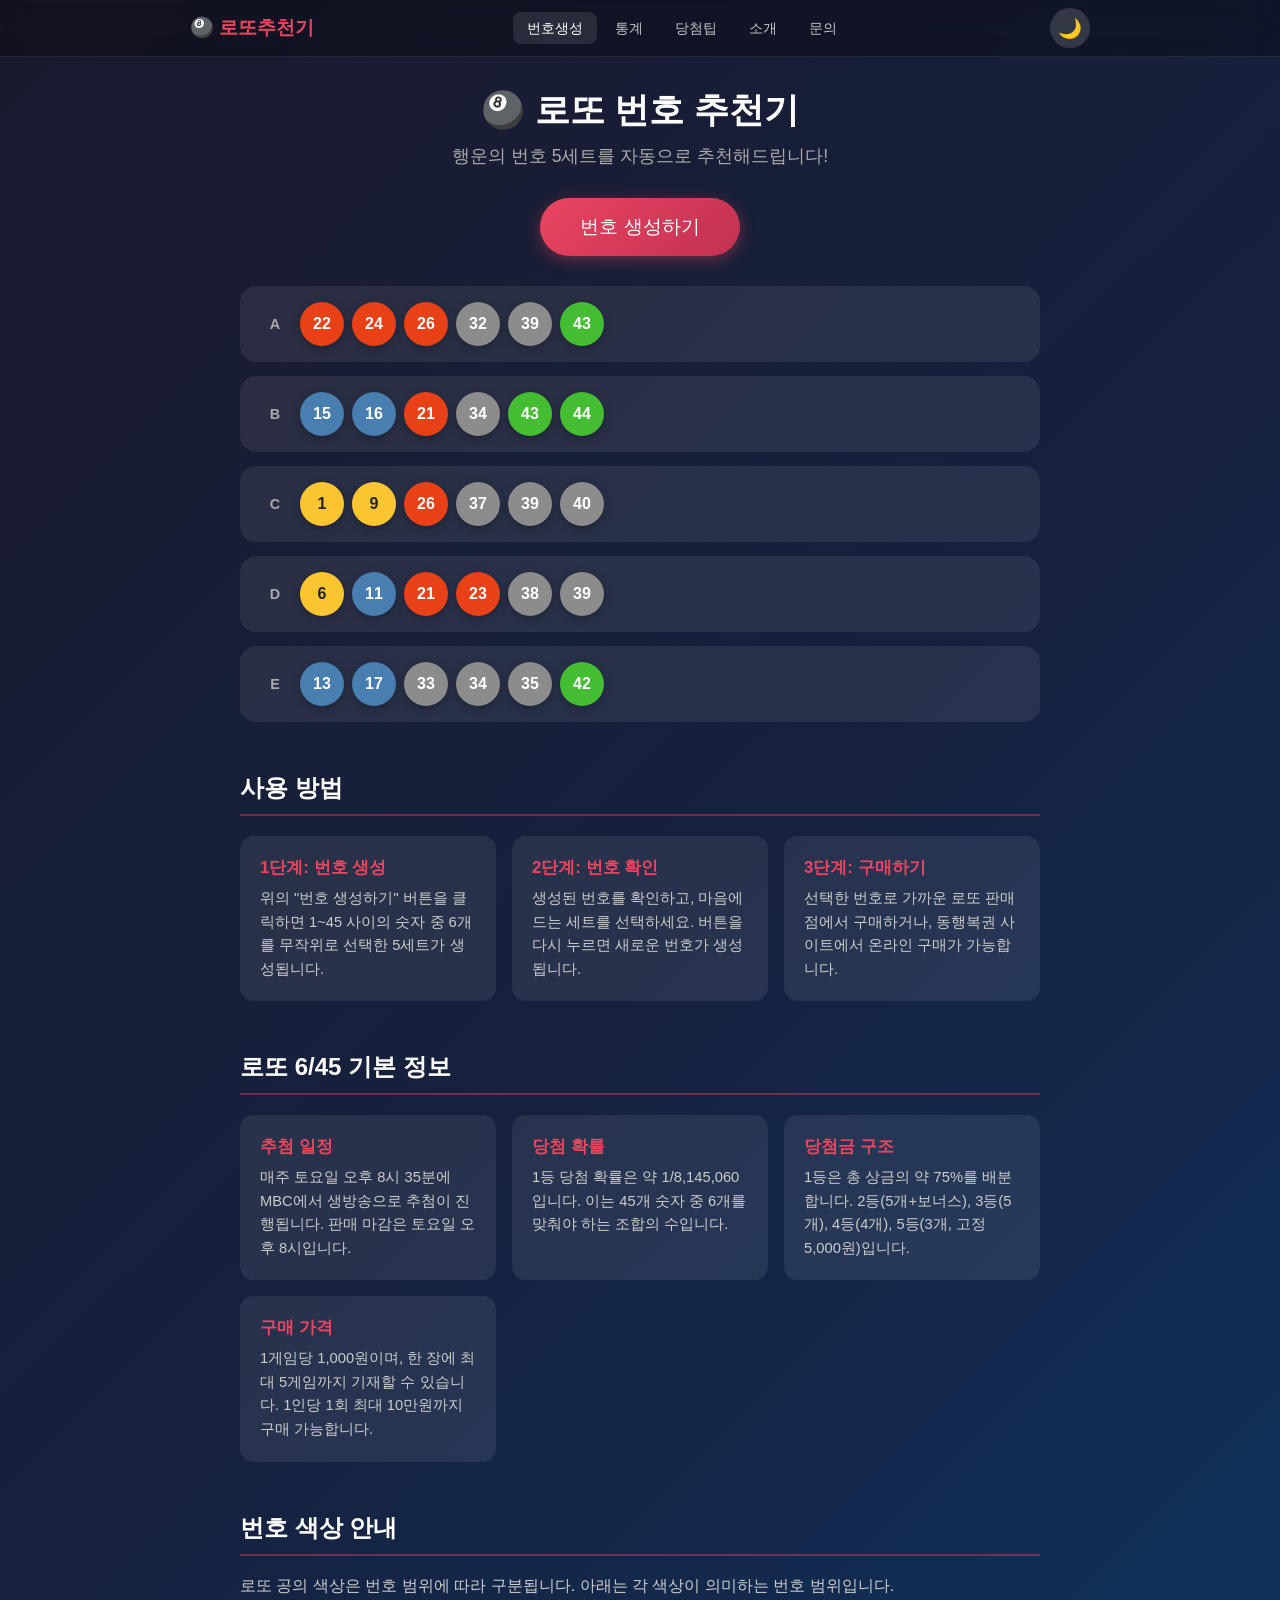
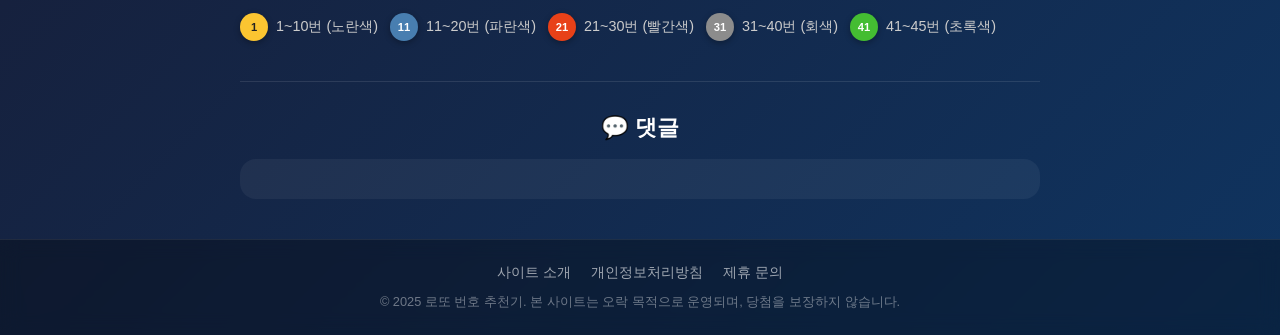
<file: index.html>
<!doctype html>
<html lang="ko">
<head>
  <!-- Google tag (gtag.js) -->
  <script async src="https://www.googletagmanager.com/gtag/js?id=G-TFFYRJJHMG"></script>
  <script>
    window.dataLayer = window.dataLayer || [];
    function gtag(){dataLayer.push(arguments);}
    gtag('js', new Date());
    gtag('config', 'G-TFFYRJJHMG');
  </script>
  <meta charset="UTF-8" />
  <meta name="viewport" content="width=device-width, initial-scale=1.0" />
  <meta name="google-adsense-account" content="ca-pub-8860670766512405">
  <title>로또 번호 추천기 - 무료 로또 6/45 번호 생성기</title>
  <meta name="description" content="로또 6/45 번호를 무료로 자동 생성해드립니다. 랜덤 번호 추천, 당첨 확률 정보, 번호 선택 전략까지 한곳에서 확인하세요.">
  <meta name="keywords" content="로또, 로또번호, 로또번호추천, 로또생성기, 6/45, 로또당첨, 번호추천">
  <meta property="og:title" content="로또 번호 추천기 - 무료 로또 6/45 번호 생성기">
  <meta property="og:description" content="행운의 로또 번호 5세트를 자동으로 추천해드립니다. 번호 통계와 당첨 팁도 함께 확인하세요.">
  <meta property="og:type" content="website">
  <link href='/style.css' rel='stylesheet'>
  <script async src="https://pagead2.googlesyndication.com/pagead/js/adsbygoogle.js?client=ca-pub-8860670766512405"
     crossorigin="anonymous"></script>
</head>
<body>
  <!-- Navigation -->
  <nav class="nav">
    <div class="nav-inner">
      <a href="/index.html" class="nav-logo">🎱 로또추천기</a>
      <button class="nav-hamburger" onclick="toggleNav()" aria-label="메뉴">☰</button>
      <ul class="nav-links">
        <li><a href="/index.html" class="active">번호생성</a></li>
        <li><a href="/stats.html">통계</a></li>
        <li><a href="/tips.html">당첨팁</a></li>
        <li><a href="/about.html">소개</a></li>
        <li><a href="/contact.html">문의</a></li>
      </ul>
      <div class="nav-right">
        <button id="themeToggle" onclick="toggleTheme()" aria-label="테마 전환">🌙</button>
      </div>
    </div>
  </nav>

  <!-- Main Content -->
  <div class="main-content">
    <div class="container">
      <h1>🎱 로또 번호 추천기</h1>
      <p class="subtitle">행운의 번호 5세트를 자동으로 추천해드립니다!</p>

      <button id="generateBtn" onclick="generateLotto()">번호 생성하기</button>
      <div id="results"></div>

      <!-- How to Use -->
      <div class="info-section">
        <h2>사용 방법</h2>
        <div class="info-grid">
          <div class="info-card">
            <h3>1단계: 번호 생성</h3>
            <p>위의 "번호 생성하기" 버튼을 클릭하면 1~45 사이의 숫자 중 6개를 무작위로 선택한 5세트가 생성됩니다.</p>
          </div>
          <div class="info-card">
            <h3>2단계: 번호 확인</h3>
            <p>생성된 번호를 확인하고, 마음에 드는 세트를 선택하세요. 버튼을 다시 누르면 새로운 번호가 생성됩니다.</p>
          </div>
          <div class="info-card">
            <h3>3단계: 구매하기</h3>
            <p>선택한 번호로 가까운 로또 판매점에서 구매하거나, 동행복권 사이트에서 온라인 구매가 가능합니다.</p>
          </div>
        </div>
      </div>

      <!-- Lotto Basic Info -->
      <div class="info-section">
        <h2>로또 6/45 기본 정보</h2>
        <div class="info-grid">
          <div class="info-card">
            <h3>추첨 일정</h3>
            <p>매주 토요일 오후 8시 35분에 MBC에서 생방송으로 추첨이 진행됩니다. 판매 마감은 토요일 오후 8시입니다.</p>
          </div>
          <div class="info-card">
            <h3>당첨 확률</h3>
            <p>1등 당첨 확률은 약 1/8,145,060입니다. 이는 45개 숫자 중 6개를 맞춰야 하는 조합의 수입니다.</p>
          </div>
          <div class="info-card">
            <h3>당첨금 구조</h3>
            <p>1등은 총 상금의 약 75%를 배분합니다. 2등(5개+보너스), 3등(5개), 4등(4개), 5등(3개, 고정 5,000원)입니다.</p>
          </div>
          <div class="info-card">
            <h3>구매 가격</h3>
            <p>1게임당 1,000원이며, 한 장에 최대 5게임까지 기재할 수 있습니다. 1인당 1회 최대 10만원까지 구매 가능합니다.</p>
          </div>
        </div>
      </div>

      <!-- Color Guide -->
      <div class="info-section">
        <h2>번호 색상 안내</h2>
        <p style="margin-bottom:16px;color:#ccc;">로또 공의 색상은 번호 범위에 따라 구분됩니다. 아래는 각 색상이 의미하는 번호 범위입니다.</p>
        <div class="color-guide">
          <div class="color-item">
            <span class="color-dot" style="background:#fbc531;color:#222;">1</span>
            <span>1~10번 (노란색)</span>
          </div>
          <div class="color-item">
            <span class="color-dot" style="background:#487eb0;">11</span>
            <span>11~20번 (파란색)</span>
          </div>
          <div class="color-item">
            <span class="color-dot" style="background:#e84118;">21</span>
            <span>21~30번 (빨간색)</span>
          </div>
          <div class="color-item">
            <span class="color-dot" style="background:#8c8c8c;">31</span>
            <span>31~40번 (회색)</span>
          </div>
          <div class="color-item">
            <span class="color-dot" style="background:#44bd32;">41</span>
            <span>41~45번 (초록색)</span>
          </div>
        </div>
      </div>

      <!-- Disqus Comments -->
      <div class="disqus-section">
        <h2>💬 댓글</h2>
        <div id="disqus_thread"></div>
      </div>
    </div>
  </div>

  <!-- Footer -->
  <footer class="footer">
    <div class="footer-links">
      <a href="/about.html">사이트 소개</a>
      <a href="/privacy.html">개인정보처리방침</a>
      <a href="/contact.html">제휴 문의</a>
    </div>
    <p class="footer-copy">&copy; 2025 로또 번호 추천기. 본 사이트는 오락 목적으로 운영되며, 당첨을 보장하지 않습니다.</p>
  </footer>

  <script>
    (function() {
      var d = document, s = d.createElement('script');
      s.src = 'https://roddo-beonho-cuceongi.disqus.com/embed.js';
      s.setAttribute('data-timestamp', +new Date());
      (d.head || d.body).appendChild(s);
    })();
  </script>
  <noscript>Please enable JavaScript to view the <a href="https://disqus.com/?ref_noscript">comments powered by Disqus.</a></noscript>
  <script defer type="text/javascript" src="/main.js"></script>
</body>
</html>
</file>
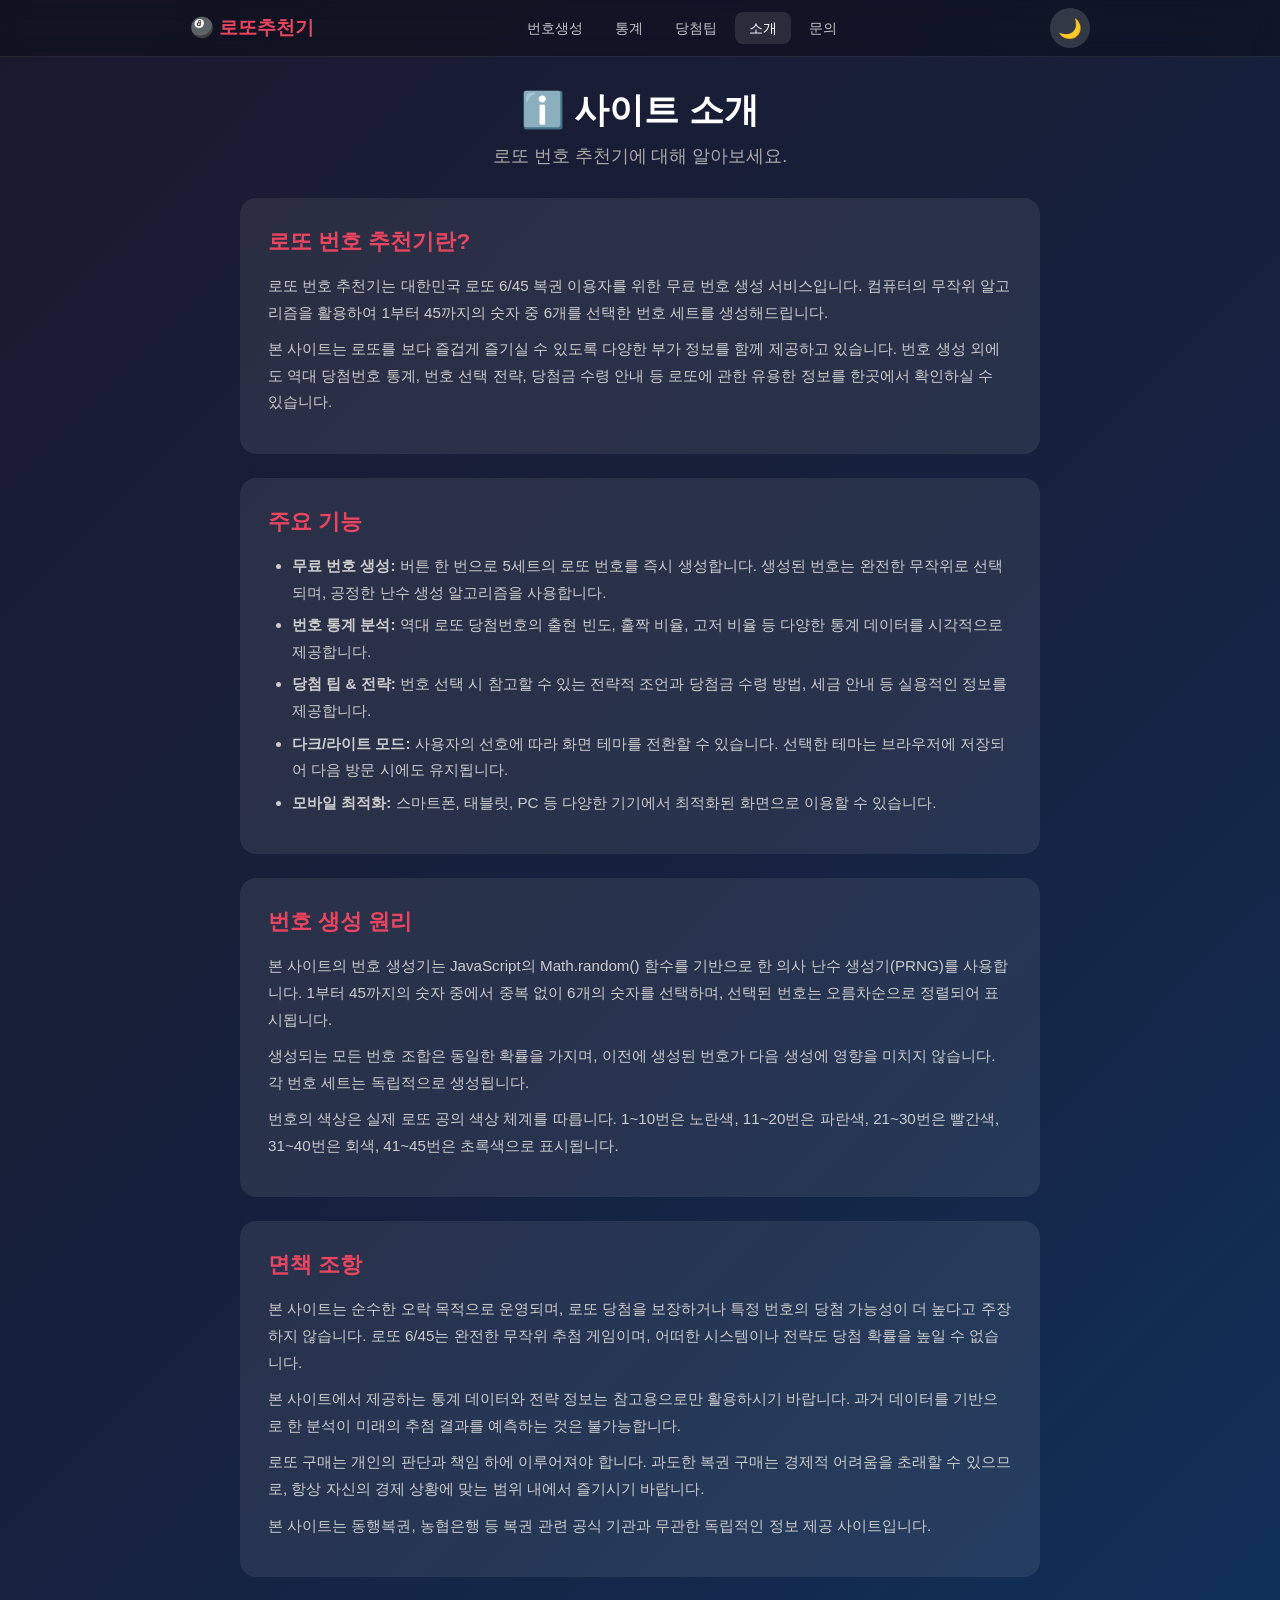
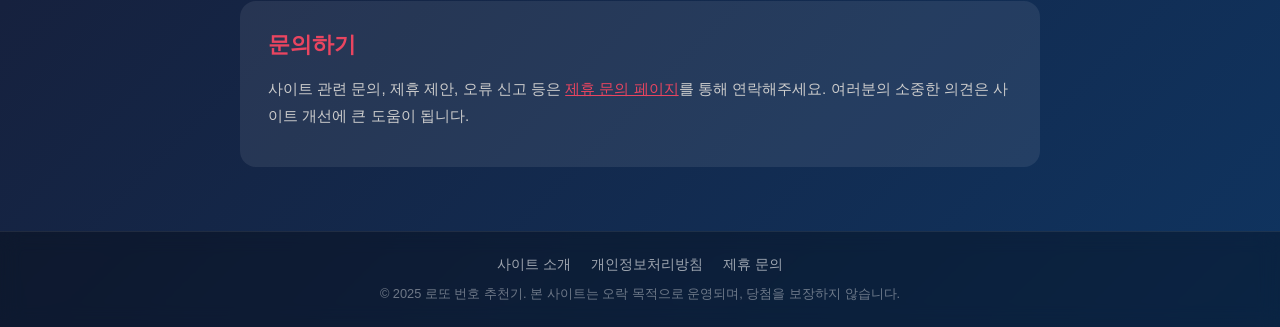
<file: about.html>
<!doctype html>
<html lang="ko">
<head>
  <!-- Google tag (gtag.js) -->
  <script async src="https://www.googletagmanager.com/gtag/js?id=G-TFFYRJJHMG"></script>
  <script>
    window.dataLayer = window.dataLayer || [];
    function gtag(){dataLayer.push(arguments);}
    gtag('js', new Date());
    gtag('config', 'G-TFFYRJJHMG');
  </script>
  <meta charset="UTF-8" />
  <meta name="viewport" content="width=device-width, initial-scale=1.0" />
  <meta name="google-adsense-account" content="ca-pub-8860670766512405">
  <title>사이트 소개 - 로또 번호 추천기</title>
  <meta name="description" content="로또 번호 추천기 사이트의 목적, 기능 소개 및 면책 조항을 확인하세요.">
  <meta name="keywords" content="로또 번호 추천기 소개, 로또 생성기, 사이트 정보">
  <meta property="og:title" content="사이트 소개 - 로또 번호 추천기">
  <meta property="og:description" content="로또 번호 추천기 사이트의 목적과 기능을 소개합니다.">
  <meta property="og:type" content="website">
  <link href='/style.css' rel='stylesheet'>
  <script async src="https://pagead2.googlesyndication.com/pagead/js/adsbygoogle.js?client=ca-pub-8860670766512405"
     crossorigin="anonymous"></script>
</head>
<body>
  <!-- Navigation -->
  <nav class="nav">
    <div class="nav-inner">
      <a href="/index.html" class="nav-logo">🎱 로또추천기</a>
      <button class="nav-hamburger" onclick="toggleNav()" aria-label="메뉴">☰</button>
      <ul class="nav-links">
        <li><a href="/index.html">번호생성</a></li>
        <li><a href="/stats.html">통계</a></li>
        <li><a href="/tips.html">당첨팁</a></li>
        <li><a href="/about.html" class="active">소개</a></li>
        <li><a href="/contact.html">문의</a></li>
      </ul>
      <div class="nav-right">
        <button id="themeToggle" onclick="toggleTheme()" aria-label="테마 전환">🌙</button>
      </div>
    </div>
  </nav>

  <!-- Main Content -->
  <div class="main-content">
    <div class="container">
      <h1>ℹ️ 사이트 소개</h1>
      <p class="subtitle">로또 번호 추천기에 대해 알아보세요.</p>

      <!-- About -->
      <div class="content-block">
        <h2>로또 번호 추천기란?</h2>
        <p>로또 번호 추천기는 대한민국 로또 6/45 복권 이용자를 위한 무료 번호 생성 서비스입니다. 컴퓨터의 무작위 알고리즘을 활용하여 1부터 45까지의 숫자 중 6개를 선택한 번호 세트를 생성해드립니다.</p>
        <p>본 사이트는 로또를 보다 즐겁게 즐기실 수 있도록 다양한 부가 정보를 함께 제공하고 있습니다. 번호 생성 외에도 역대 당첨번호 통계, 번호 선택 전략, 당첨금 수령 안내 등 로또에 관한 유용한 정보를 한곳에서 확인하실 수 있습니다.</p>
      </div>

      <!-- Features -->
      <div class="content-block">
        <h2>주요 기능</h2>
        <ul>
          <li><strong>무료 번호 생성:</strong> 버튼 한 번으로 5세트의 로또 번호를 즉시 생성합니다. 생성된 번호는 완전한 무작위로 선택되며, 공정한 난수 생성 알고리즘을 사용합니다.</li>
          <li><strong>번호 통계 분석:</strong> 역대 로또 당첨번호의 출현 빈도, 홀짝 비율, 고저 비율 등 다양한 통계 데이터를 시각적으로 제공합니다.</li>
          <li><strong>당첨 팁 & 전략:</strong> 번호 선택 시 참고할 수 있는 전략적 조언과 당첨금 수령 방법, 세금 안내 등 실용적인 정보를 제공합니다.</li>
          <li><strong>다크/라이트 모드:</strong> 사용자의 선호에 따라 화면 테마를 전환할 수 있습니다. 선택한 테마는 브라우저에 저장되어 다음 방문 시에도 유지됩니다.</li>
          <li><strong>모바일 최적화:</strong> 스마트폰, 태블릿, PC 등 다양한 기기에서 최적화된 화면으로 이용할 수 있습니다.</li>
        </ul>
      </div>

      <!-- How It Works -->
      <div class="content-block">
        <h2>번호 생성 원리</h2>
        <p>본 사이트의 번호 생성기는 JavaScript의 Math.random() 함수를 기반으로 한 의사 난수 생성기(PRNG)를 사용합니다. 1부터 45까지의 숫자 중에서 중복 없이 6개의 숫자를 선택하며, 선택된 번호는 오름차순으로 정렬되어 표시됩니다.</p>
        <p>생성되는 모든 번호 조합은 동일한 확률을 가지며, 이전에 생성된 번호가 다음 생성에 영향을 미치지 않습니다. 각 번호 세트는 독립적으로 생성됩니다.</p>
        <p>번호의 색상은 실제 로또 공의 색상 체계를 따릅니다. 1~10번은 노란색, 11~20번은 파란색, 21~30번은 빨간색, 31~40번은 회색, 41~45번은 초록색으로 표시됩니다.</p>
      </div>

      <!-- Disclaimer -->
      <div class="content-block">
        <h2>면책 조항</h2>
        <p>본 사이트는 순수한 오락 목적으로 운영되며, 로또 당첨을 보장하거나 특정 번호의 당첨 가능성이 더 높다고 주장하지 않습니다. 로또 6/45는 완전한 무작위 추첨 게임이며, 어떠한 시스템이나 전략도 당첨 확률을 높일 수 없습니다.</p>
        <p>본 사이트에서 제공하는 통계 데이터와 전략 정보는 참고용으로만 활용하시기 바랍니다. 과거 데이터를 기반으로 한 분석이 미래의 추첨 결과를 예측하는 것은 불가능합니다.</p>
        <p>로또 구매는 개인의 판단과 책임 하에 이루어져야 합니다. 과도한 복권 구매는 경제적 어려움을 초래할 수 있으므로, 항상 자신의 경제 상황에 맞는 범위 내에서 즐기시기 바랍니다.</p>
        <p>본 사이트는 동행복권, 농협은행 등 복권 관련 공식 기관과 무관한 독립적인 정보 제공 사이트입니다.</p>
      </div>

      <!-- Contact CTA -->
      <div class="content-block">
        <h2>문의하기</h2>
        <p>사이트 관련 문의, 제휴 제안, 오류 신고 등은 <a href="/contact.html" style="color:#e94560;">제휴 문의 페이지</a>를 통해 연락해주세요. 여러분의 소중한 의견은 사이트 개선에 큰 도움이 됩니다.</p>
      </div>
    </div>
  </div>

  <!-- Footer -->
  <footer class="footer">
    <div class="footer-links">
      <a href="/about.html">사이트 소개</a>
      <a href="/privacy.html">개인정보처리방침</a>
      <a href="/contact.html">제휴 문의</a>
    </div>
    <p class="footer-copy">&copy; 2025 로또 번호 추천기. 본 사이트는 오락 목적으로 운영되며, 당첨을 보장하지 않습니다.</p>
  </footer>

  <script defer type="text/javascript" src="/main.js"></script>
</body>
</html>
</file>
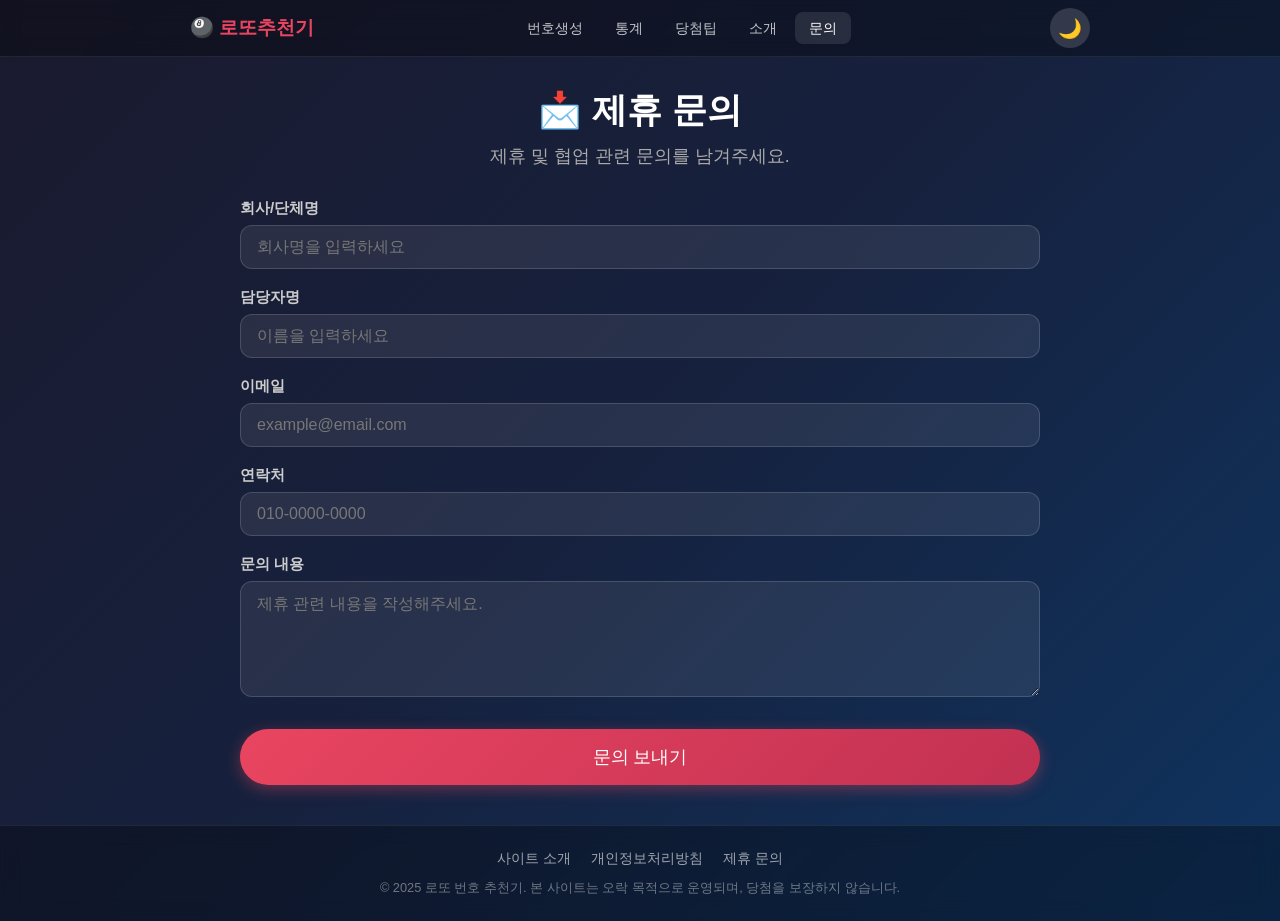
<file: contact.html>
<!doctype html>
<html lang="ko">
<head>
  <!-- Google tag (gtag.js) -->
  <script async src="https://www.googletagmanager.com/gtag/js?id=G-TFFYRJJHMG"></script>
  <script>
    window.dataLayer = window.dataLayer || [];
    function gtag(){dataLayer.push(arguments);}
    gtag('js', new Date());
    gtag('config', 'G-TFFYRJJHMG');
  </script>
  <meta charset="UTF-8" />
  <meta name="viewport" content="width=device-width, initial-scale=1.0" />
  <meta name="google-adsense-account" content="ca-pub-8860670766512405">
  <title>제휴 문의 - 로또 번호 추천기</title>
  <meta name="description" content="로또 번호 추천기에 제휴 및 협업 관련 문의를 남겨주세요.">
  <meta name="keywords" content="로또 제휴, 광고 문의, 협업">
  <meta property="og:title" content="제휴 문의 - 로또 번호 추천기">
  <meta property="og:description" content="제휴 및 협업 관련 문의를 남겨주세요.">
  <meta property="og:type" content="website">
  <link href='/style.css' rel='stylesheet'>
  <link href='/contact.css' rel='stylesheet'>
  <script async src="https://pagead2.googlesyndication.com/pagead/js/adsbygoogle.js?client=ca-pub-8860670766512405"
     crossorigin="anonymous"></script>
</head>
<body>
  <!-- Navigation -->
  <nav class="nav">
    <div class="nav-inner">
      <a href="/index.html" class="nav-logo">🎱 로또추천기</a>
      <button class="nav-hamburger" onclick="toggleNav()" aria-label="메뉴">☰</button>
      <ul class="nav-links">
        <li><a href="/index.html">번호생성</a></li>
        <li><a href="/stats.html">통계</a></li>
        <li><a href="/tips.html">당첨팁</a></li>
        <li><a href="/about.html">소개</a></li>
        <li><a href="/contact.html" class="active">문의</a></li>
      </ul>
      <div class="nav-right">
        <button id="themeToggle" onclick="toggleTheme()" aria-label="테마 전환">🌙</button>
      </div>
    </div>
  </nav>

  <!-- Main Content -->
  <div class="main-content">
    <div class="container">
      <h1>📩 제휴 문의</h1>
      <p class="subtitle">제휴 및 협업 관련 문의를 남겨주세요.</p>

      <form id="contactForm" action="https://formspree.io/f/mlgwndek" method="POST">
        <div class="form-group">
          <label for="company">회사/단체명</label>
          <input type="text" id="company" name="company" placeholder="회사명을 입력하세요" required>
        </div>
        <div class="form-group">
          <label for="name">담당자명</label>
          <input type="text" id="name" name="name" placeholder="이름을 입력하세요" required>
        </div>
        <div class="form-group">
          <label for="email">이메일</label>
          <input type="email" id="email" name="email" placeholder="example@email.com" required>
        </div>
        <div class="form-group">
          <label for="phone">연락처</label>
          <input type="tel" id="phone" name="phone" placeholder="010-0000-0000">
        </div>
        <div class="form-group">
          <label for="message">문의 내용</label>
          <textarea id="message" name="message" rows="5" placeholder="제휴 관련 내용을 작성해주세요." required></textarea>
        </div>
        <button type="submit" id="submitBtn">문의 보내기</button>
      </form>
    </div>
  </div>

  <!-- Footer -->
  <footer class="footer">
    <div class="footer-links">
      <a href="/about.html">사이트 소개</a>
      <a href="/privacy.html">개인정보처리방침</a>
      <a href="/contact.html">제휴 문의</a>
    </div>
    <p class="footer-copy">&copy; 2025 로또 번호 추천기. 본 사이트는 오락 목적으로 운영되며, 당첨을 보장하지 않습니다.</p>
  </footer>

  <script defer type="text/javascript" src="/main.js"></script>
</body>
</html>
</file>
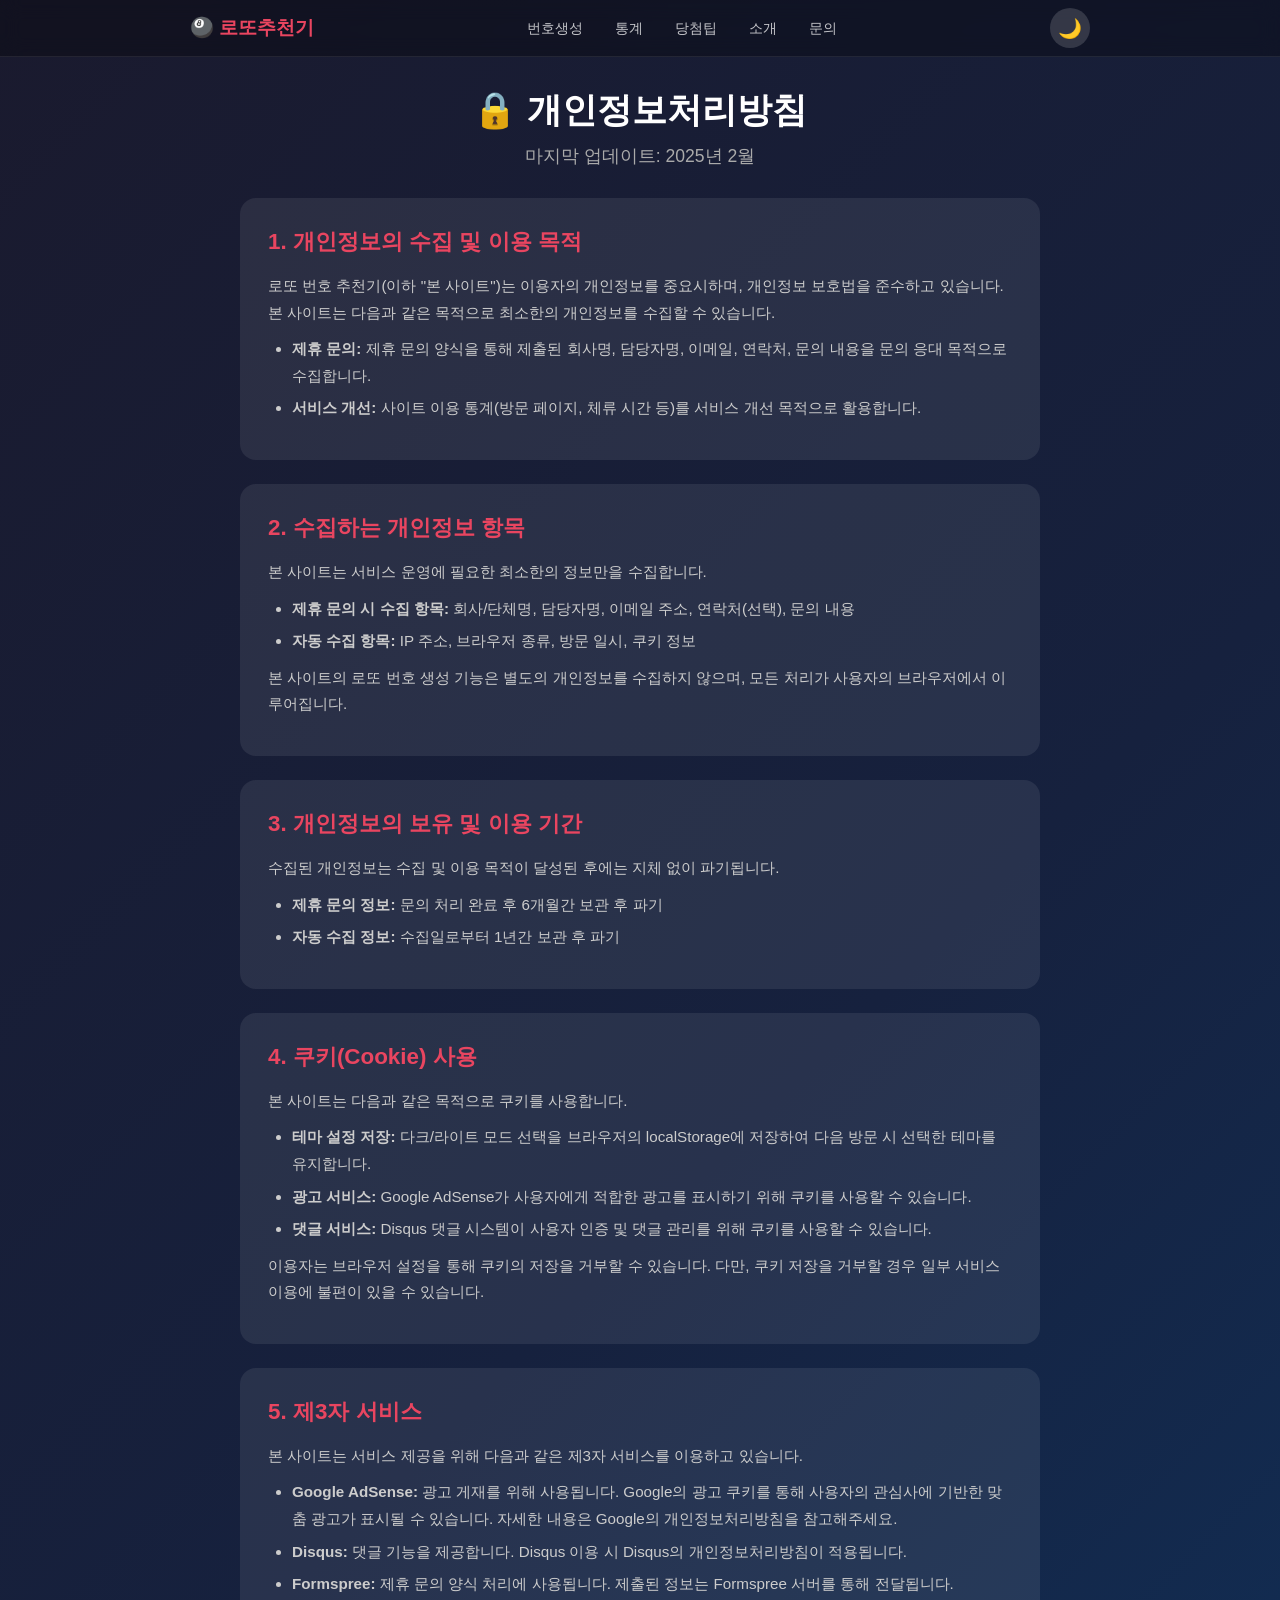
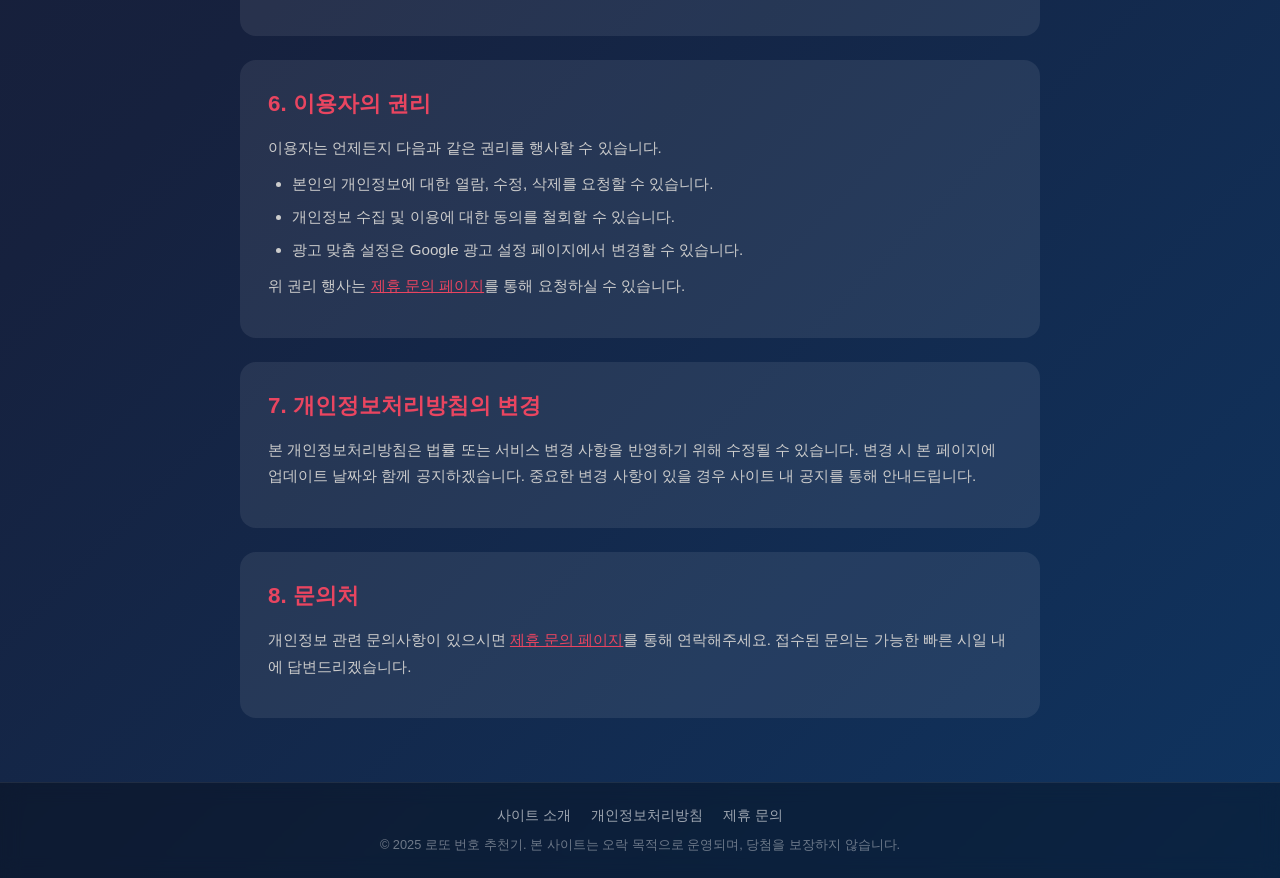
<file: privacy.html>
<!doctype html>
<html lang="ko">
<head>
  <!-- Google tag (gtag.js) -->
  <script async src="https://www.googletagmanager.com/gtag/js?id=G-TFFYRJJHMG"></script>
  <script>
    window.dataLayer = window.dataLayer || [];
    function gtag(){dataLayer.push(arguments);}
    gtag('js', new Date());
    gtag('config', 'G-TFFYRJJHMG');
  </script>
  <meta charset="UTF-8" />
  <meta name="viewport" content="width=device-width, initial-scale=1.0" />
  <meta name="google-adsense-account" content="ca-pub-8860670766512405">
  <title>개인정보처리방침 - 로또 번호 추천기</title>
  <meta name="description" content="로또 번호 추천기의 개인정보처리방침입니다. 수집하는 정보, 쿠키 사용, 광고 서비스에 대해 안내합니다.">
  <meta name="keywords" content="개인정보처리방침, 개인정보보호, 쿠키 정책">
  <meta property="og:title" content="개인정보처리방침 - 로또 번호 추천기">
  <meta property="og:description" content="로또 번호 추천기의 개인정보처리방침을 확인하세요.">
  <meta property="og:type" content="website">
  <link href='/style.css' rel='stylesheet'>
  <script async src="https://pagead2.googlesyndication.com/pagead/js/adsbygoogle.js?client=ca-pub-8860670766512405"
     crossorigin="anonymous"></script>
</head>
<body>
  <!-- Navigation -->
  <nav class="nav">
    <div class="nav-inner">
      <a href="/index.html" class="nav-logo">🎱 로또추천기</a>
      <button class="nav-hamburger" onclick="toggleNav()" aria-label="메뉴">☰</button>
      <ul class="nav-links">
        <li><a href="/index.html">번호생성</a></li>
        <li><a href="/stats.html">통계</a></li>
        <li><a href="/tips.html">당첨팁</a></li>
        <li><a href="/about.html">소개</a></li>
        <li><a href="/contact.html">문의</a></li>
      </ul>
      <div class="nav-right">
        <button id="themeToggle" onclick="toggleTheme()" aria-label="테마 전환">🌙</button>
      </div>
    </div>
  </nav>

  <!-- Main Content -->
  <div class="main-content">
    <div class="container">
      <h1>🔒 개인정보처리방침</h1>
      <p class="subtitle">마지막 업데이트: 2025년 2월</p>

      <div class="content-block">
        <h2>1. 개인정보의 수집 및 이용 목적</h2>
        <p>로또 번호 추천기(이하 "본 사이트")는 이용자의 개인정보를 중요시하며, 개인정보 보호법을 준수하고 있습니다. 본 사이트는 다음과 같은 목적으로 최소한의 개인정보를 수집할 수 있습니다.</p>
        <ul>
          <li><strong>제휴 문의:</strong> 제휴 문의 양식을 통해 제출된 회사명, 담당자명, 이메일, 연락처, 문의 내용을 문의 응대 목적으로 수집합니다.</li>
          <li><strong>서비스 개선:</strong> 사이트 이용 통계(방문 페이지, 체류 시간 등)를 서비스 개선 목적으로 활용합니다.</li>
        </ul>
      </div>

      <div class="content-block">
        <h2>2. 수집하는 개인정보 항목</h2>
        <p>본 사이트는 서비스 운영에 필요한 최소한의 정보만을 수집합니다.</p>
        <ul>
          <li><strong>제휴 문의 시 수집 항목:</strong> 회사/단체명, 담당자명, 이메일 주소, 연락처(선택), 문의 내용</li>
          <li><strong>자동 수집 항목:</strong> IP 주소, 브라우저 종류, 방문 일시, 쿠키 정보</li>
        </ul>
        <p>본 사이트의 로또 번호 생성 기능은 별도의 개인정보를 수집하지 않으며, 모든 처리가 사용자의 브라우저에서 이루어집니다.</p>
      </div>

      <div class="content-block">
        <h2>3. 개인정보의 보유 및 이용 기간</h2>
        <p>수집된 개인정보는 수집 및 이용 목적이 달성된 후에는 지체 없이 파기됩니다.</p>
        <ul>
          <li><strong>제휴 문의 정보:</strong> 문의 처리 완료 후 6개월간 보관 후 파기</li>
          <li><strong>자동 수집 정보:</strong> 수집일로부터 1년간 보관 후 파기</li>
        </ul>
      </div>

      <div class="content-block">
        <h2>4. 쿠키(Cookie) 사용</h2>
        <p>본 사이트는 다음과 같은 목적으로 쿠키를 사용합니다.</p>
        <ul>
          <li><strong>테마 설정 저장:</strong> 다크/라이트 모드 선택을 브라우저의 localStorage에 저장하여 다음 방문 시 선택한 테마를 유지합니다.</li>
          <li><strong>광고 서비스:</strong> Google AdSense가 사용자에게 적합한 광고를 표시하기 위해 쿠키를 사용할 수 있습니다.</li>
          <li><strong>댓글 서비스:</strong> Disqus 댓글 시스템이 사용자 인증 및 댓글 관리를 위해 쿠키를 사용할 수 있습니다.</li>
        </ul>
        <p>이용자는 브라우저 설정을 통해 쿠키의 저장을 거부할 수 있습니다. 다만, 쿠키 저장을 거부할 경우 일부 서비스 이용에 불편이 있을 수 있습니다.</p>
      </div>

      <div class="content-block">
        <h2>5. 제3자 서비스</h2>
        <p>본 사이트는 서비스 제공을 위해 다음과 같은 제3자 서비스를 이용하고 있습니다.</p>
        <ul>
          <li><strong>Google AdSense:</strong> 광고 게재를 위해 사용됩니다. Google의 광고 쿠키를 통해 사용자의 관심사에 기반한 맞춤 광고가 표시될 수 있습니다. 자세한 내용은 Google의 개인정보처리방침을 참고해주세요.</li>
          <li><strong>Disqus:</strong> 댓글 기능을 제공합니다. Disqus 이용 시 Disqus의 개인정보처리방침이 적용됩니다.</li>
          <li><strong>Formspree:</strong> 제휴 문의 양식 처리에 사용됩니다. 제출된 정보는 Formspree 서버를 통해 전달됩니다.</li>
        </ul>
      </div>

      <div class="content-block">
        <h2>6. 이용자의 권리</h2>
        <p>이용자는 언제든지 다음과 같은 권리를 행사할 수 있습니다.</p>
        <ul>
          <li>본인의 개인정보에 대한 열람, 수정, 삭제를 요청할 수 있습니다.</li>
          <li>개인정보 수집 및 이용에 대한 동의를 철회할 수 있습니다.</li>
          <li>광고 맞춤 설정은 Google 광고 설정 페이지에서 변경할 수 있습니다.</li>
        </ul>
        <p>위 권리 행사는 <a href="/contact.html" style="color:#e94560;">제휴 문의 페이지</a>를 통해 요청하실 수 있습니다.</p>
      </div>

      <div class="content-block">
        <h2>7. 개인정보처리방침의 변경</h2>
        <p>본 개인정보처리방침은 법률 또는 서비스 변경 사항을 반영하기 위해 수정될 수 있습니다. 변경 시 본 페이지에 업데이트 날짜와 함께 공지하겠습니다. 중요한 변경 사항이 있을 경우 사이트 내 공지를 통해 안내드립니다.</p>
      </div>

      <div class="content-block">
        <h2>8. 문의처</h2>
        <p>개인정보 관련 문의사항이 있으시면 <a href="/contact.html" style="color:#e94560;">제휴 문의 페이지</a>를 통해 연락해주세요. 접수된 문의는 가능한 빠른 시일 내에 답변드리겠습니다.</p>
      </div>
    </div>
  </div>

  <!-- Footer -->
  <footer class="footer">
    <div class="footer-links">
      <a href="/about.html">사이트 소개</a>
      <a href="/privacy.html">개인정보처리방침</a>
      <a href="/contact.html">제휴 문의</a>
    </div>
    <p class="footer-copy">&copy; 2025 로또 번호 추천기. 본 사이트는 오락 목적으로 운영되며, 당첨을 보장하지 않습니다.</p>
  </footer>

  <script defer type="text/javascript" src="/main.js"></script>
</body>
</html>
</file>
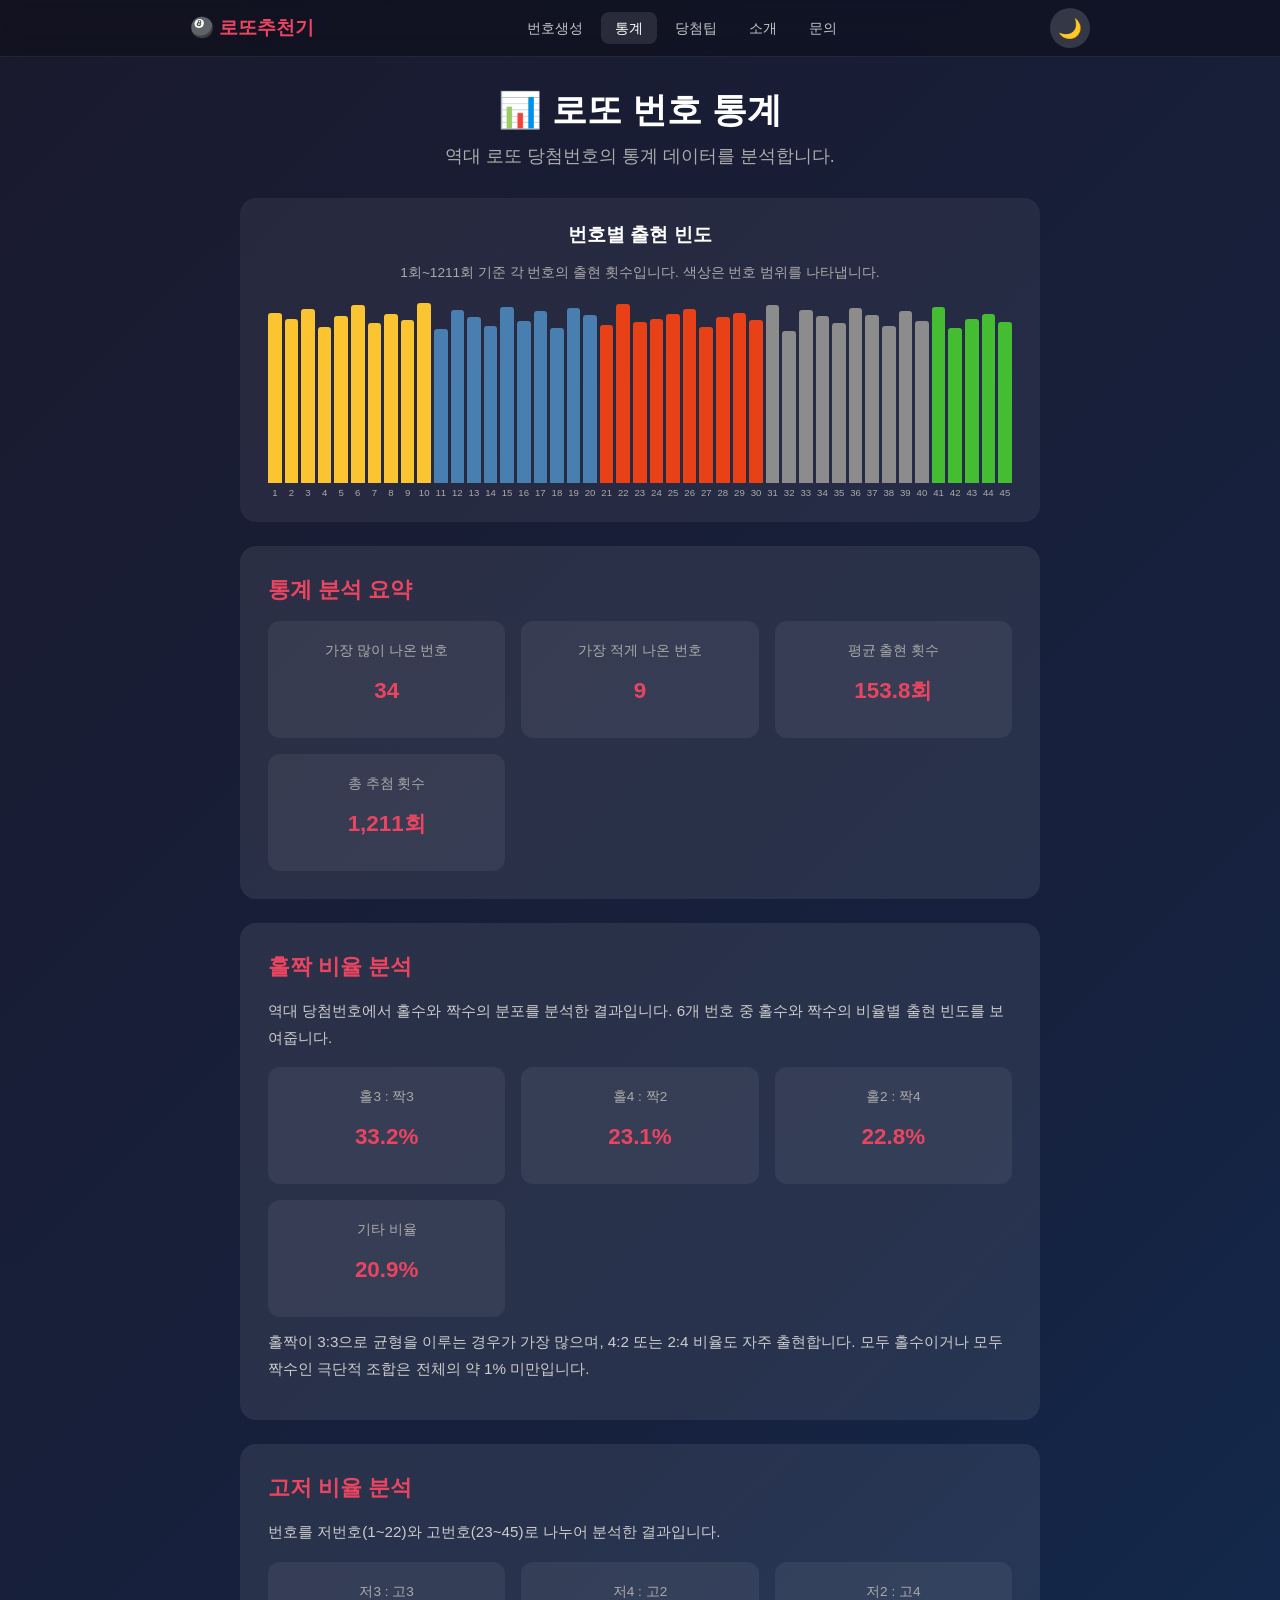
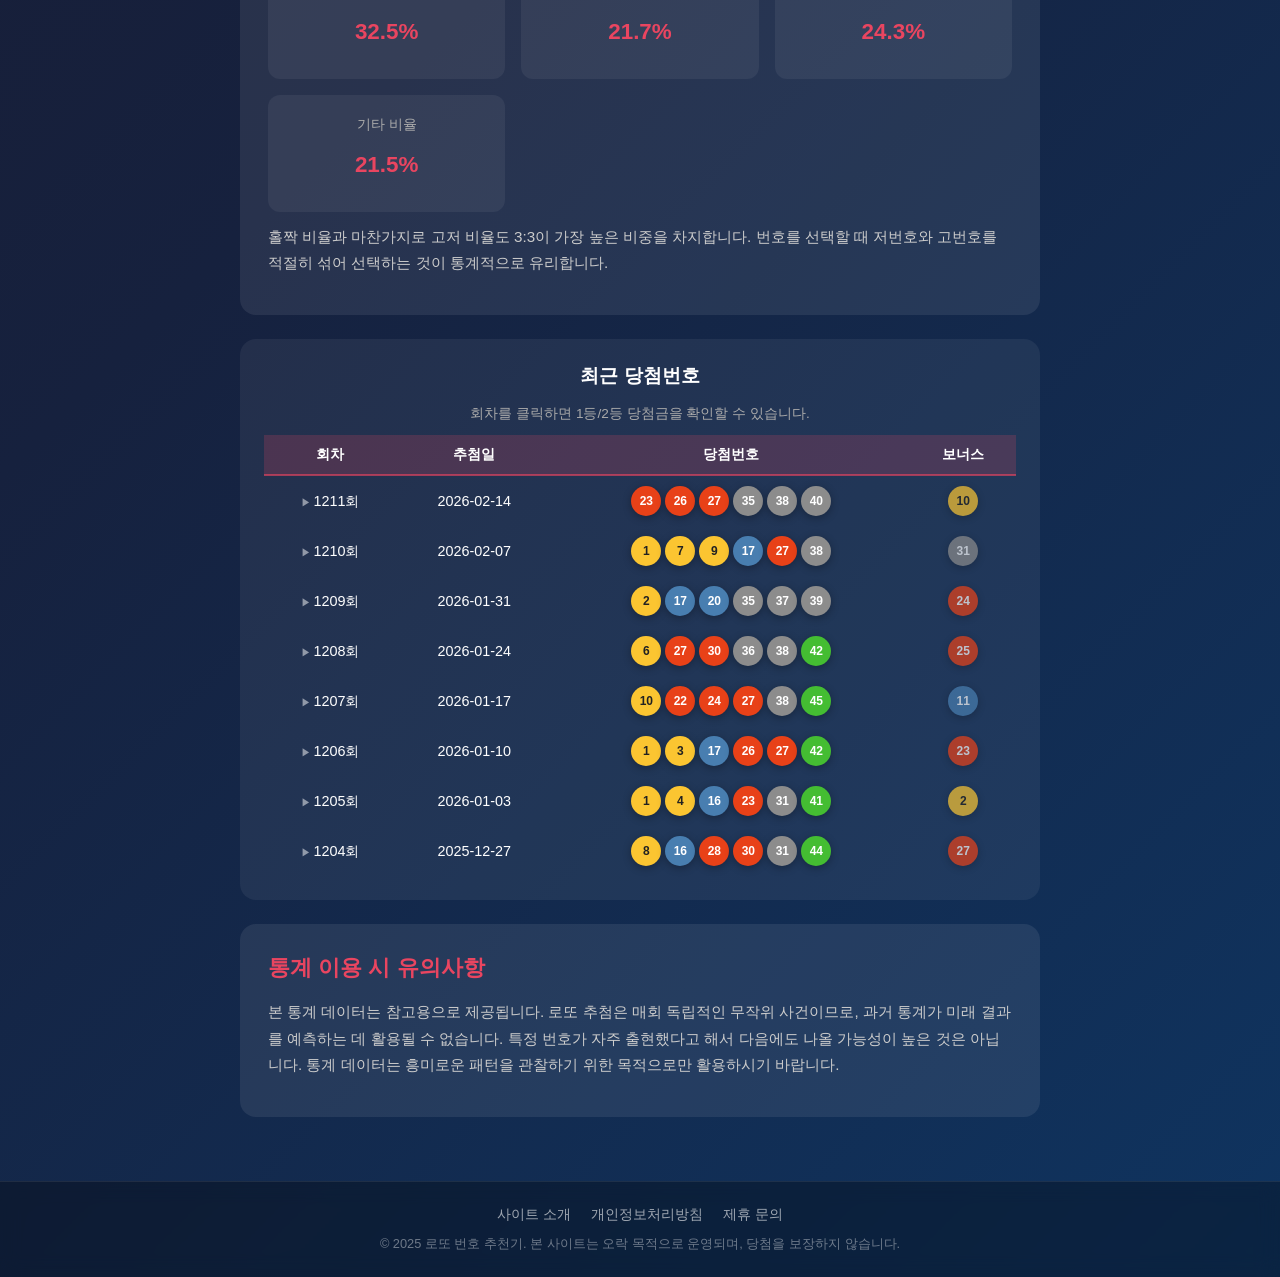
<file: stats.html>
<!doctype html>
<html lang="ko">
<head>
  <!-- Google tag (gtag.js) -->
  <script async src="https://www.googletagmanager.com/gtag/js?id=G-TFFYRJJHMG"></script>
  <script>
    window.dataLayer = window.dataLayer || [];
    function gtag(){dataLayer.push(arguments);}
    gtag('js', new Date());
    gtag('config', 'G-TFFYRJJHMG');
  </script>
  <meta charset="UTF-8" />
  <meta name="viewport" content="width=device-width, initial-scale=1.0" />
  <meta name="google-adsense-account" content="ca-pub-8860670766512405">
  <title>로또 번호 통계 - 로또 번호 추천기</title>
  <meta name="description" content="로또 6/45 번호별 출현 빈도, 최근 당첨번호, 홀짝 비율 등 다양한 통계 정보를 확인하세요.">
  <meta name="keywords" content="로또 통계, 로또 분석, 번호 빈도, 당첨번호 통계, 로또 확률">
  <meta property="og:title" content="로또 번호 통계 - 로또 번호 추천기">
  <meta property="og:description" content="로또 6/45 번호별 출현 빈도와 통계 분석을 확인하세요.">
  <meta property="og:type" content="article">
  <link href='/style.css' rel='stylesheet'>
  <script async src="https://pagead2.googlesyndication.com/pagead/js/adsbygoogle.js?client=ca-pub-8860670766512405"
     crossorigin="anonymous"></script>
</head>
<body>
  <!-- Navigation -->
  <nav class="nav">
    <div class="nav-inner">
      <a href="/index.html" class="nav-logo">🎱 로또추천기</a>
      <button class="nav-hamburger" onclick="toggleNav()" aria-label="메뉴">☰</button>
      <ul class="nav-links">
        <li><a href="/index.html">번호생성</a></li>
        <li><a href="/stats.html" class="active">통계</a></li>
        <li><a href="/tips.html">당첨팁</a></li>
        <li><a href="/about.html">소개</a></li>
        <li><a href="/contact.html">문의</a></li>
      </ul>
      <div class="nav-right">
        <button id="themeToggle" onclick="toggleTheme()" aria-label="테마 전환">🌙</button>
      </div>
    </div>
  </nav>

  <!-- Main Content -->
  <div class="main-content">
    <div class="container">
      <h1>📊 로또 번호 통계</h1>
      <p class="subtitle">역대 로또 당첨번호의 통계 데이터를 분석합니다.</p>

      <!-- Frequency Chart -->
      <div class="chart-container">
        <h2 class="chart-title">번호별 출현 빈도</h2>
        <p style="text-align:center;font-size:0.85rem;color:#aaa;margin-bottom:16px;">1회~1211회 기준 각 번호의 출현 횟수입니다. 색상은 번호 범위를 나타냅니다.</p>
        <div class="bar-chart" id="frequencyChart"></div>
      </div>

      <!-- Analysis Summary -->
      <div class="content-block">
        <h2>통계 분석 요약</h2>
        <div class="analysis-grid">
          <div class="analysis-card">
            <p class="label">가장 많이 나온 번호</p>
            <p class="value">34</p>
          </div>
          <div class="analysis-card">
            <p class="label">가장 적게 나온 번호</p>
            <p class="value">9</p>
          </div>
          <div class="analysis-card">
            <p class="label">평균 출현 횟수</p>
            <p class="value">153.8회</p>
          </div>
          <div class="analysis-card">
            <p class="label">총 추첨 횟수</p>
            <p class="value">1,211회</p>
          </div>
        </div>
      </div>

      <!-- Odd/Even Analysis -->
      <div class="content-block">
        <h2>홀짝 비율 분석</h2>
        <p>역대 당첨번호에서 홀수와 짝수의 분포를 분석한 결과입니다. 6개 번호 중 홀수와 짝수의 비율별 출현 빈도를 보여줍니다.</p>
        <div class="analysis-grid">
          <div class="analysis-card">
            <p class="label">홀3 : 짝3</p>
            <p class="value">33.2%</p>
          </div>
          <div class="analysis-card">
            <p class="label">홀4 : 짝2</p>
            <p class="value">23.1%</p>
          </div>
          <div class="analysis-card">
            <p class="label">홀2 : 짝4</p>
            <p class="value">22.8%</p>
          </div>
          <div class="analysis-card">
            <p class="label">기타 비율</p>
            <p class="value">20.9%</p>
          </div>
        </div>
        <p style="margin-top:12px;">홀짝이 3:3으로 균형을 이루는 경우가 가장 많으며, 4:2 또는 2:4 비율도 자주 출현합니다. 모두 홀수이거나 모두 짝수인 극단적 조합은 전체의 약 1% 미만입니다.</p>
      </div>

      <!-- High/Low Analysis -->
      <div class="content-block">
        <h2>고저 비율 분석</h2>
        <p>번호를 저번호(1~22)와 고번호(23~45)로 나누어 분석한 결과입니다.</p>
        <div class="analysis-grid">
          <div class="analysis-card">
            <p class="label">저3 : 고3</p>
            <p class="value">32.5%</p>
          </div>
          <div class="analysis-card">
            <p class="label">저4 : 고2</p>
            <p class="value">21.7%</p>
          </div>
          <div class="analysis-card">
            <p class="label">저2 : 고4</p>
            <p class="value">24.3%</p>
          </div>
          <div class="analysis-card">
            <p class="label">기타 비율</p>
            <p class="value">21.5%</p>
          </div>
        </div>
        <p style="margin-top:12px;">홀짝 비율과 마찬가지로 고저 비율도 3:3이 가장 높은 비중을 차지합니다. 번호를 선택할 때 저번호와 고번호를 적절히 섞어 선택하는 것이 통계적으로 유리합니다.</p>
      </div>

      <!-- Recent Draws -->
      <div class="chart-container">
        <h2 class="chart-title">최근 당첨번호</h2>
        <p style="text-align:center;font-size:0.85rem;color:#aaa;margin-bottom:12px;">회차를 클릭하면 1등/2등 당첨금을 확인할 수 있습니다.</p>
        <table class="recent-draws">
          <thead>
            <tr>
              <th>회차</th>
              <th>추첨일</th>
              <th>당첨번호</th>
              <th>보너스</th>
            </tr>
          </thead>
          <tbody id="recentDrawsBody"></tbody>
        </table>
      </div>

      <!-- Disclaimer -->
      <div class="content-block">
        <h2>통계 이용 시 유의사항</h2>
        <p>본 통계 데이터는 참고용으로 제공됩니다. 로또 추첨은 매회 독립적인 무작위 사건이므로, 과거 통계가 미래 결과를 예측하는 데 활용될 수 없습니다. 특정 번호가 자주 출현했다고 해서 다음에도 나올 가능성이 높은 것은 아닙니다. 통계 데이터는 흥미로운 패턴을 관찰하기 위한 목적으로만 활용하시기 바랍니다.</p>
      </div>
    </div>
  </div>

  <!-- Footer -->
  <footer class="footer">
    <div class="footer-links">
      <a href="/about.html">사이트 소개</a>
      <a href="/privacy.html">개인정보처리방침</a>
      <a href="/contact.html">제휴 문의</a>
    </div>
    <p class="footer-copy">&copy; 2025 로또 번호 추천기. 본 사이트는 오락 목적으로 운영되며, 당첨을 보장하지 않습니다.</p>
  </footer>

  <script defer type="text/javascript" src="/main.js"></script>
</body>
</html>
</file>
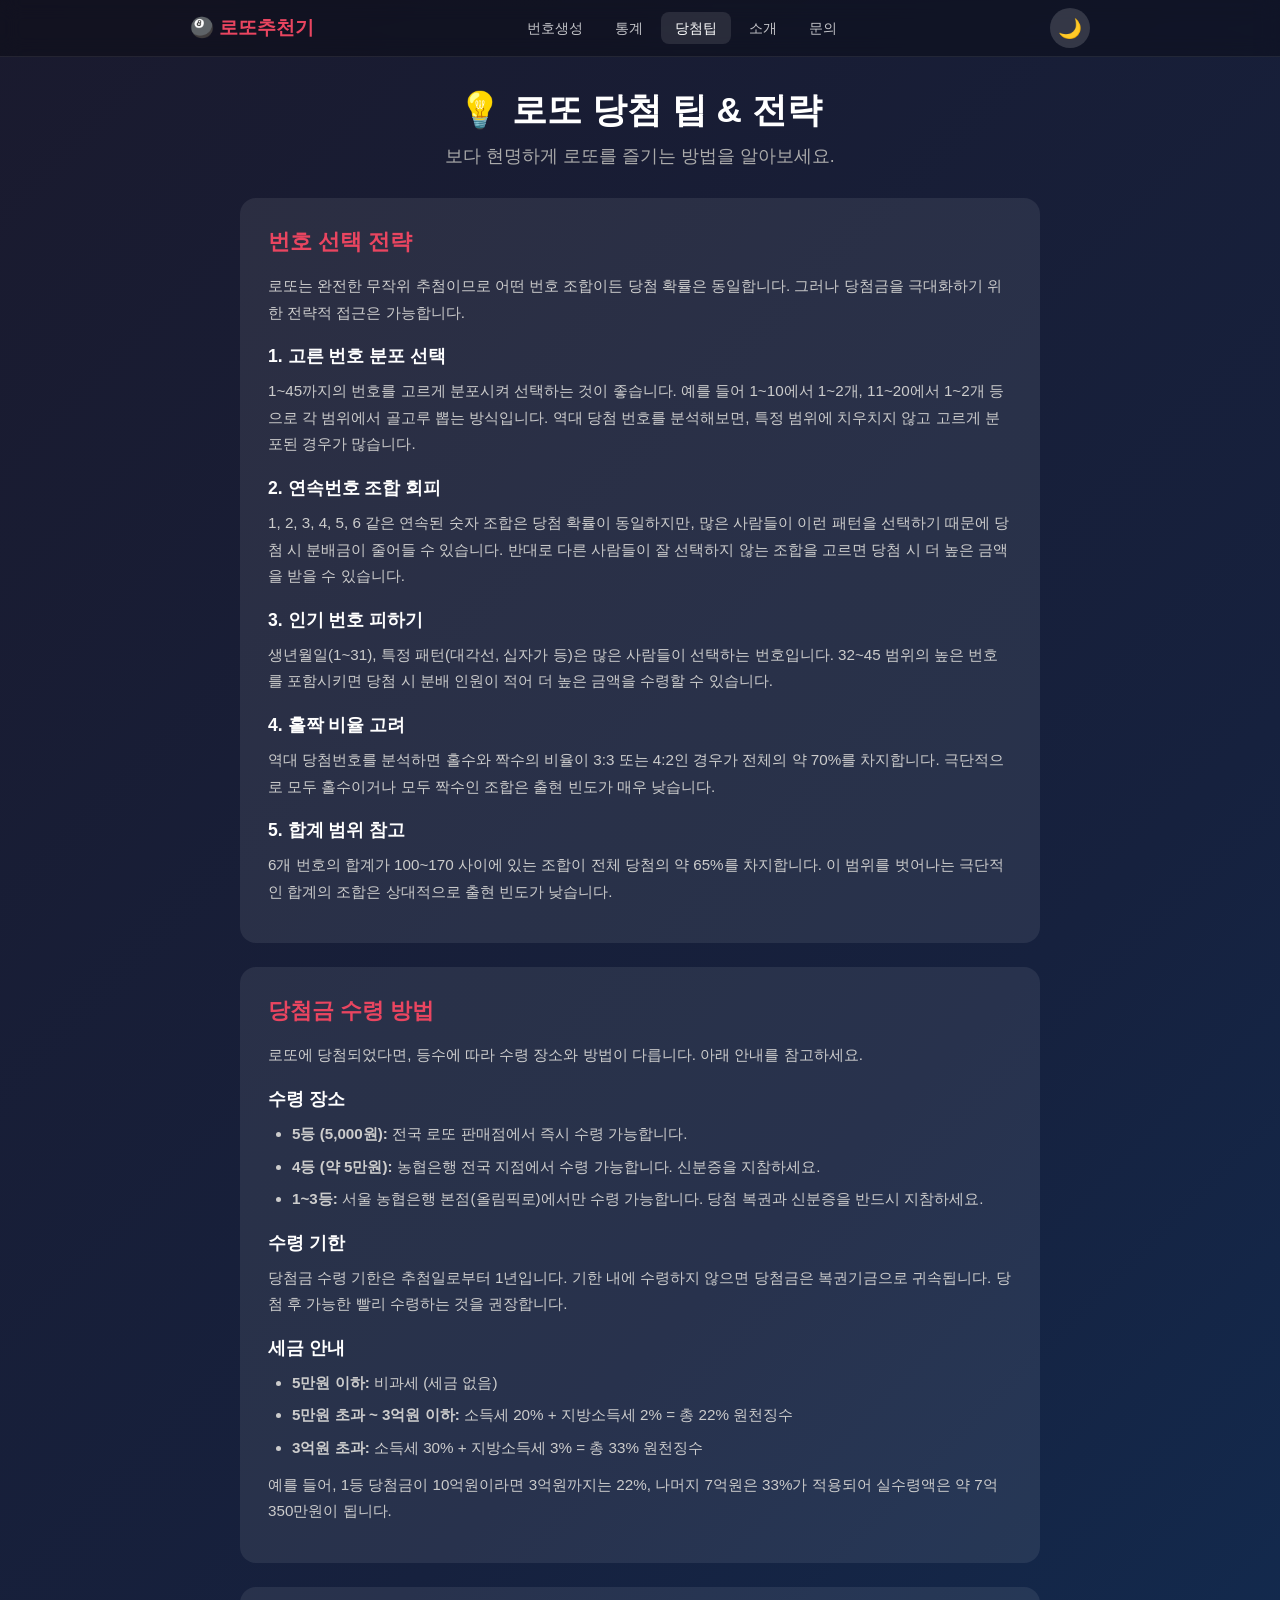
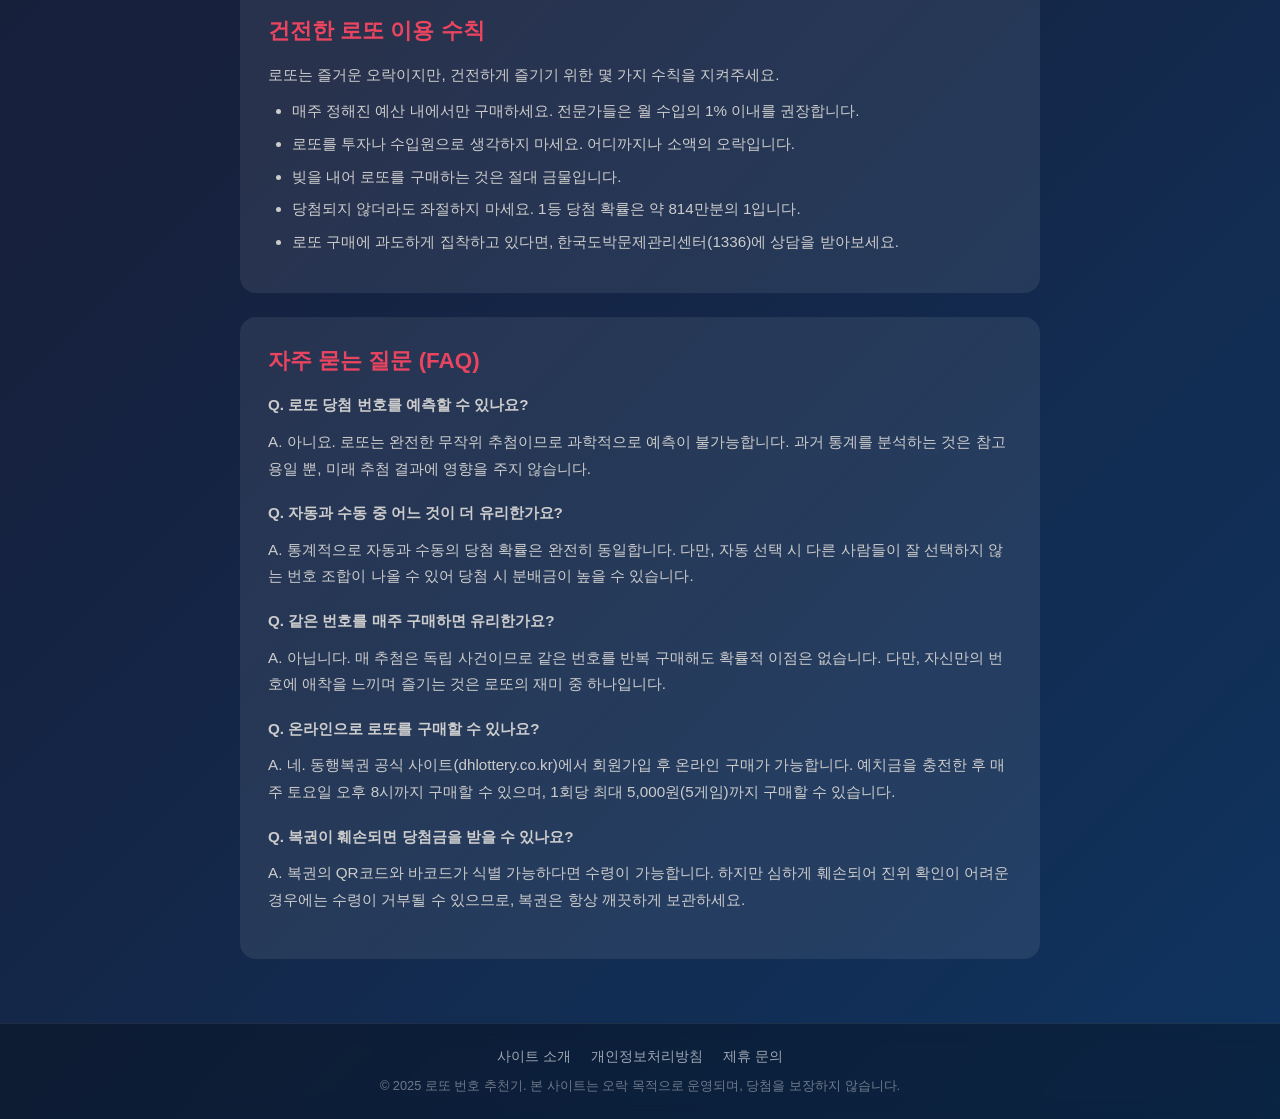
<file: tips.html>
<!doctype html>
<html lang="ko">
<head>
  <!-- Google tag (gtag.js) -->
  <script async src="https://www.googletagmanager.com/gtag/js?id=G-TFFYRJJHMG"></script>
  <script>
    window.dataLayer = window.dataLayer || [];
    function gtag(){dataLayer.push(arguments);}
    gtag('js', new Date());
    gtag('config', 'G-TFFYRJJHMG');
  </script>
  <meta charset="UTF-8" />
  <meta name="viewport" content="width=device-width, initial-scale=1.0" />
  <meta name="google-adsense-account" content="ca-pub-8860670766512405">
  <title>로또 당첨 팁 & 전략 - 로또 번호 추천기</title>
  <meta name="description" content="로또 번호 선택 전략, 당첨금 수령 방법, 세금 안내 등 로또에 관한 유용한 정보를 제공합니다.">
  <meta name="keywords" content="로또 팁, 로또 전략, 로또 당첨, 당첨금 수령, 로또 세금, 번호 선택">
  <meta property="og:title" content="로또 당첨 팁 & 전략 - 로또 번호 추천기">
  <meta property="og:description" content="로또 번호 선택 전략과 당첨금 수령 방법, 세금 안내까지 알아보세요.">
  <meta property="og:type" content="article">
  <link href='/style.css' rel='stylesheet'>
  <script async src="https://pagead2.googlesyndication.com/pagead/js/adsbygoogle.js?client=ca-pub-8860670766512405"
     crossorigin="anonymous"></script>
</head>
<body>
  <!-- Navigation -->
  <nav class="nav">
    <div class="nav-inner">
      <a href="/index.html" class="nav-logo">🎱 로또추천기</a>
      <button class="nav-hamburger" onclick="toggleNav()" aria-label="메뉴">☰</button>
      <ul class="nav-links">
        <li><a href="/index.html">번호생성</a></li>
        <li><a href="/stats.html">통계</a></li>
        <li><a href="/tips.html" class="active">당첨팁</a></li>
        <li><a href="/about.html">소개</a></li>
        <li><a href="/contact.html">문의</a></li>
      </ul>
      <div class="nav-right">
        <button id="themeToggle" onclick="toggleTheme()" aria-label="테마 전환">🌙</button>
      </div>
    </div>
  </nav>

  <!-- Main Content -->
  <div class="main-content">
    <div class="container">
      <h1>💡 로또 당첨 팁 & 전략</h1>
      <p class="subtitle">보다 현명하게 로또를 즐기는 방법을 알아보세요.</p>

      <!-- Number Selection Strategy -->
      <div class="content-block">
        <h2>번호 선택 전략</h2>
        <p>로또는 완전한 무작위 추첨이므로 어떤 번호 조합이든 당첨 확률은 동일합니다. 그러나 당첨금을 극대화하기 위한 전략적 접근은 가능합니다.</p>

        <h3>1. 고른 번호 분포 선택</h3>
        <p>1~45까지의 번호를 고르게 분포시켜 선택하는 것이 좋습니다. 예를 들어 1~10에서 1~2개, 11~20에서 1~2개 등으로 각 범위에서 골고루 뽑는 방식입니다. 역대 당첨 번호를 분석해보면, 특정 범위에 치우치지 않고 고르게 분포된 경우가 많습니다.</p>

        <h3>2. 연속번호 조합 회피</h3>
        <p>1, 2, 3, 4, 5, 6 같은 연속된 숫자 조합은 당첨 확률이 동일하지만, 많은 사람들이 이런 패턴을 선택하기 때문에 당첨 시 분배금이 줄어들 수 있습니다. 반대로 다른 사람들이 잘 선택하지 않는 조합을 고르면 당첨 시 더 높은 금액을 받을 수 있습니다.</p>

        <h3>3. 인기 번호 피하기</h3>
        <p>생년월일(1~31), 특정 패턴(대각선, 십자가 등)은 많은 사람들이 선택하는 번호입니다. 32~45 범위의 높은 번호를 포함시키면 당첨 시 분배 인원이 적어 더 높은 금액을 수령할 수 있습니다.</p>

        <h3>4. 홀짝 비율 고려</h3>
        <p>역대 당첨번호를 분석하면 홀수와 짝수의 비율이 3:3 또는 4:2인 경우가 전체의 약 70%를 차지합니다. 극단적으로 모두 홀수이거나 모두 짝수인 조합은 출현 빈도가 매우 낮습니다.</p>

        <h3>5. 합계 범위 참고</h3>
        <p>6개 번호의 합계가 100~170 사이에 있는 조합이 전체 당첨의 약 65%를 차지합니다. 이 범위를 벗어나는 극단적인 합계의 조합은 상대적으로 출현 빈도가 낮습니다.</p>
      </div>

      <!-- Claiming Prize -->
      <div class="content-block">
        <h2>당첨금 수령 방법</h2>
        <p>로또에 당첨되었다면, 등수에 따라 수령 장소와 방법이 다릅니다. 아래 안내를 참고하세요.</p>

        <h3>수령 장소</h3>
        <ul>
          <li><strong>5등 (5,000원):</strong> 전국 로또 판매점에서 즉시 수령 가능합니다.</li>
          <li><strong>4등 (약 5만원):</strong> 농협은행 전국 지점에서 수령 가능합니다. 신분증을 지참하세요.</li>
          <li><strong>1~3등:</strong> 서울 농협은행 본점(올림픽로)에서만 수령 가능합니다. 당첨 복권과 신분증을 반드시 지참하세요.</li>
        </ul>

        <h3>수령 기한</h3>
        <p>당첨금 수령 기한은 추첨일로부터 1년입니다. 기한 내에 수령하지 않으면 당첨금은 복권기금으로 귀속됩니다. 당첨 후 가능한 빨리 수령하는 것을 권장합니다.</p>

        <h3>세금 안내</h3>
        <ul>
          <li><strong>5만원 이하:</strong> 비과세 (세금 없음)</li>
          <li><strong>5만원 초과 ~ 3억원 이하:</strong> 소득세 20% + 지방소득세 2% = 총 22% 원천징수</li>
          <li><strong>3억원 초과:</strong> 소득세 30% + 지방소득세 3% = 총 33% 원천징수</li>
        </ul>
        <p>예를 들어, 1등 당첨금이 10억원이라면 3억원까지는 22%, 나머지 7억원은 33%가 적용되어 실수령액은 약 7억 350만원이 됩니다.</p>
      </div>

      <!-- Responsible Play -->
      <div class="content-block">
        <h2>건전한 로또 이용 수칙</h2>
        <p>로또는 즐거운 오락이지만, 건전하게 즐기기 위한 몇 가지 수칙을 지켜주세요.</p>
        <ul>
          <li>매주 정해진 예산 내에서만 구매하세요. 전문가들은 월 수입의 1% 이내를 권장합니다.</li>
          <li>로또를 투자나 수입원으로 생각하지 마세요. 어디까지나 소액의 오락입니다.</li>
          <li>빚을 내어 로또를 구매하는 것은 절대 금물입니다.</li>
          <li>당첨되지 않더라도 좌절하지 마세요. 1등 당첨 확률은 약 814만분의 1입니다.</li>
          <li>로또 구매에 과도하게 집착하고 있다면, 한국도박문제관리센터(1336)에 상담을 받아보세요.</li>
        </ul>
      </div>

      <!-- FAQ -->
      <div class="content-block">
        <h2>자주 묻는 질문 (FAQ)</h2>

        <div class="faq-item">
          <p class="faq-q">Q. 로또 당첨 번호를 예측할 수 있나요?</p>
          <p class="faq-a">A. 아니요. 로또는 완전한 무작위 추첨이므로 과학적으로 예측이 불가능합니다. 과거 통계를 분석하는 것은 참고용일 뿐, 미래 추첨 결과에 영향을 주지 않습니다.</p>
        </div>

        <div class="faq-item">
          <p class="faq-q">Q. 자동과 수동 중 어느 것이 더 유리한가요?</p>
          <p class="faq-a">A. 통계적으로 자동과 수동의 당첨 확률은 완전히 동일합니다. 다만, 자동 선택 시 다른 사람들이 잘 선택하지 않는 번호 조합이 나올 수 있어 당첨 시 분배금이 높을 수 있습니다.</p>
        </div>

        <div class="faq-item">
          <p class="faq-q">Q. 같은 번호를 매주 구매하면 유리한가요?</p>
          <p class="faq-a">A. 아닙니다. 매 추첨은 독립 사건이므로 같은 번호를 반복 구매해도 확률적 이점은 없습니다. 다만, 자신만의 번호에 애착을 느끼며 즐기는 것은 로또의 재미 중 하나입니다.</p>
        </div>

        <div class="faq-item">
          <p class="faq-q">Q. 온라인으로 로또를 구매할 수 있나요?</p>
          <p class="faq-a">A. 네. 동행복권 공식 사이트(dhlottery.co.kr)에서 회원가입 후 온라인 구매가 가능합니다. 예치금을 충전한 후 매주 토요일 오후 8시까지 구매할 수 있으며, 1회당 최대 5,000원(5게임)까지 구매할 수 있습니다.</p>
        </div>

        <div class="faq-item">
          <p class="faq-q">Q. 복권이 훼손되면 당첨금을 받을 수 있나요?</p>
          <p class="faq-a">A. 복권의 QR코드와 바코드가 식별 가능하다면 수령이 가능합니다. 하지만 심하게 훼손되어 진위 확인이 어려운 경우에는 수령이 거부될 수 있으므로, 복권은 항상 깨끗하게 보관하세요.</p>
        </div>
      </div>

    </div>
  </div>

  <!-- Footer -->
  <footer class="footer">
    <div class="footer-links">
      <a href="/about.html">사이트 소개</a>
      <a href="/privacy.html">개인정보처리방침</a>
      <a href="/contact.html">제휴 문의</a>
    </div>
    <p class="footer-copy">&copy; 2025 로또 번호 추천기. 본 사이트는 오락 목적으로 운영되며, 당첨을 보장하지 않습니다.</p>
  </footer>

  <script defer type="text/javascript" src="/main.js"></script>
</body>
</html>
</file>
<file: style.css>
* {
  margin: 0;
  padding: 0;
  box-sizing: border-box;
}

/* Dark mode (default) */
body {
  font-family: 'Segoe UI', Tahoma, Geneva, Verdana, sans-serif;
  background: linear-gradient(135deg, #1a1a2e, #16213e, #0f3460);
  min-height: 100vh;
  color: #fff;
  transition: background 0.4s, color 0.4s;
  display: flex;
  flex-direction: column;
}

/* Light mode */
body.light {
  background: linear-gradient(135deg, #f0f4f8, #d9e2ec, #bcccdc);
  color: #222;
}

/* ===== Navigation ===== */
.nav {
  background: rgba(0, 0, 0, 0.3);
  backdrop-filter: blur(10px);
  padding: 0 20px;
  position: sticky;
  top: 0;
  z-index: 100;
  border-bottom: 1px solid rgba(255, 255, 255, 0.08);
}

body.light .nav {
  background: rgba(255, 255, 255, 0.7);
  border-bottom: 1px solid rgba(0, 0, 0, 0.08);
}

.nav-inner {
  max-width: 900px;
  margin: 0 auto;
  display: flex;
  align-items: center;
  justify-content: space-between;
  height: 56px;
}

.nav-logo {
  font-size: 1.2rem;
  font-weight: 700;
  color: #e94560;
  text-decoration: none;
}

.nav-links {
  display: flex;
  align-items: center;
  gap: 4px;
  list-style: none;
}

.nav-links a {
  color: rgba(255, 255, 255, 0.75);
  text-decoration: none;
  padding: 8px 14px;
  border-radius: 8px;
  font-size: 0.9rem;
  transition: background 0.2s, color 0.2s;
}

.nav-links a:hover,
.nav-links a.active {
  background: rgba(255, 255, 255, 0.1);
  color: #fff;
}

body.light .nav-links a {
  color: rgba(0, 0, 0, 0.6);
}

body.light .nav-links a:hover,
body.light .nav-links a.active {
  background: rgba(0, 0, 0, 0.07);
  color: #222;
}

.nav-right {
  display: flex;
  align-items: center;
  gap: 8px;
}

#themeToggle {
  background: rgba(255, 255, 255, 0.15);
  border: none;
  width: 40px;
  height: 40px;
  border-radius: 50%;
  font-size: 1.2rem;
  cursor: pointer;
  transition: background 0.3s, transform 0.2s;
  display: flex;
  align-items: center;
  justify-content: center;
}

#themeToggle:hover {
  background: rgba(255, 255, 255, 0.25);
  transform: scale(1.1);
}

body.light #themeToggle {
  background: rgba(0, 0, 0, 0.1);
}

body.light #themeToggle:hover {
  background: rgba(0, 0, 0, 0.2);
}

.nav-hamburger {
  display: none;
  background: none;
  border: none;
  color: #fff;
  font-size: 1.5rem;
  cursor: pointer;
  padding: 4px;
}

body.light .nav-hamburger {
  color: #222;
}

/* ===== Main Content ===== */
.main-content {
  flex: 1;
  display: flex;
  justify-content: center;
  padding: 30px 20px 40px;
}

.container {
  text-align: center;
  max-width: 800px;
  width: 100%;
}

h1 {
  font-size: 2.2rem;
  margin-bottom: 10px;
}

.subtitle {
  font-size: 1.1rem;
  color: #aaa;
  margin-bottom: 30px;
  transition: color 0.4s;
}

body.light .subtitle {
  color: #555;
}

/* ===== Generate Button ===== */
#generateBtn {
  background: linear-gradient(135deg, #e94560, #c23152);
  color: #fff;
  border: none;
  padding: 16px 40px;
  font-size: 1.2rem;
  border-radius: 50px;
  cursor: pointer;
  transition: transform 0.2s, box-shadow 0.2s;
  box-shadow: 0 4px 15px rgba(233, 69, 96, 0.4);
}

#generateBtn:hover {
  transform: scale(1.05);
  box-shadow: 0 6px 20px rgba(233, 69, 96, 0.6);
}

#generateBtn:active {
  transform: scale(0.98);
}

/* ===== Lotto Results ===== */
#results {
  margin-top: 30px;
}

.set {
  background: rgba(255, 255, 255, 0.08);
  border-radius: 16px;
  padding: 16px 20px;
  margin-bottom: 14px;
  display: flex;
  align-items: center;
  gap: 10px;
  animation: fadeIn 0.4s ease forwards;
  opacity: 0;
  transition: background 0.4s;
}

body.light .set {
  background: rgba(0, 0, 0, 0.06);
}

.set-label {
  font-weight: bold;
  font-size: 0.9rem;
  color: #aaa;
  min-width: 30px;
  transition: color 0.4s;
}

body.light .set-label {
  color: #666;
}

.balls {
  display: flex;
  gap: 8px;
  flex-wrap: wrap;
}

.ball {
  width: 44px;
  height: 44px;
  border-radius: 50%;
  display: flex;
  justify-content: center;
  align-items: center;
  font-weight: bold;
  font-size: 1rem;
  color: #fff;
  box-shadow: 0 2px 8px rgba(0, 0, 0, 0.3);
}

.ball.range-1 { background: #fbc531; color: #222; }
.ball.range-2 { background: #487eb0; }
.ball.range-3 { background: #e84118; }
.ball.range-4 { background: #8c8c8c; }
.ball.range-5 { background: #44bd32; }

/* ===== Info Sections ===== */
.info-section {
  margin-top: 50px;
  text-align: left;
}

.info-section h2 {
  font-size: 1.5rem;
  margin-bottom: 20px;
  padding-bottom: 10px;
  border-bottom: 2px solid rgba(233, 69, 96, 0.4);
}

.info-grid {
  display: grid;
  grid-template-columns: repeat(auto-fit, minmax(220px, 1fr));
  gap: 16px;
  margin-bottom: 24px;
}

.info-card {
  background: rgba(255, 255, 255, 0.08);
  border-radius: 14px;
  padding: 20px;
  transition: background 0.4s, transform 0.2s;
}

.info-card:hover {
  transform: translateY(-2px);
}

body.light .info-card {
  background: rgba(0, 0, 0, 0.05);
}

.info-card h3 {
  font-size: 1.05rem;
  margin-bottom: 8px;
  color: #e94560;
}

.info-card p {
  font-size: 0.92rem;
  line-height: 1.6;
  color: #ccc;
}

body.light .info-card p {
  color: #555;
}

/* Color guide */
.color-guide {
  display: flex;
  flex-wrap: wrap;
  gap: 12px;
  margin-top: 12px;
}

.color-item {
  display: flex;
  align-items: center;
  gap: 8px;
  font-size: 0.9rem;
  color: #ccc;
}

body.light .color-item {
  color: #555;
}

.color-dot {
  width: 28px;
  height: 28px;
  border-radius: 50%;
  display: inline-flex;
  align-items: center;
  justify-content: center;
  font-size: 0.7rem;
  font-weight: bold;
  color: #fff;
  box-shadow: 0 2px 6px rgba(0, 0, 0, 0.3);
}

/* ===== Content Blocks (Tips, About, Privacy) ===== */
.content-block {
  background: rgba(255, 255, 255, 0.08);
  border-radius: 16px;
  padding: 28px;
  margin-bottom: 24px;
  text-align: left;
  transition: background 0.4s;
}

body.light .content-block {
  background: rgba(0, 0, 0, 0.05);
}

.content-block h2 {
  font-size: 1.4rem;
  margin-bottom: 16px;
  color: #e94560;
}

.content-block h3 {
  font-size: 1.1rem;
  margin: 18px 0 10px;
}

.content-block p {
  font-size: 0.95rem;
  line-height: 1.75;
  color: #ccc;
  margin-bottom: 10px;
}

body.light .content-block p {
  color: #444;
}

.content-block ul,
.content-block ol {
  margin: 10px 0 10px 24px;
  font-size: 0.95rem;
  line-height: 1.75;
  color: #ccc;
}

body.light .content-block ul,
body.light .content-block ol {
  color: #444;
}

.content-block li {
  margin-bottom: 6px;
}

/* ===== FAQ ===== */
.faq-item {
  margin-bottom: 18px;
}

.faq-q {
  font-weight: 700;
  font-size: 1rem;
  margin-bottom: 6px;
  color: #e94560;
}

.faq-a {
  font-size: 0.93rem;
  line-height: 1.7;
  color: #ccc;
}

body.light .faq-a {
  color: #444;
}

/* ===== Stats Page ===== */
.chart-container {
  background: rgba(255, 255, 255, 0.06);
  border-radius: 16px;
  padding: 24px;
  margin-bottom: 24px;
  overflow-x: auto;
}

body.light .chart-container {
  background: rgba(0, 0, 0, 0.04);
}

.chart-title {
  font-size: 1.2rem;
  margin-bottom: 16px;
  text-align: center;
}

.bar-chart {
  display: flex;
  align-items: flex-end;
  gap: 3px;
  height: 200px;
  padding: 0 4px;
  min-width: 600px;
}

.bar-wrapper {
  flex: 1;
  display: flex;
  flex-direction: column;
  align-items: center;
  height: 100%;
  justify-content: flex-end;
}

.bar {
  width: 100%;
  max-width: 14px;
  border-radius: 3px 3px 0 0;
  transition: height 0.6s ease;
  min-height: 2px;
}

.bar-label {
  font-size: 0.6rem;
  margin-top: 4px;
  color: #aaa;
}

body.light .bar-label {
  color: #666;
}

.recent-draws {
  width: 100%;
  border-collapse: collapse;
  margin-top: 12px;
}

.recent-draws th,
.recent-draws td {
  padding: 10px 12px;
  text-align: center;
  font-size: 0.9rem;
}

.recent-draws th {
  background: rgba(233, 69, 96, 0.2);
  border-bottom: 2px solid rgba(233, 69, 96, 0.4);
  font-weight: 600;
}

.recent-draws tr:nth-child(even) {
  background: rgba(255, 255, 255, 0.04);
}

body.light .recent-draws tr:nth-child(even) {
  background: rgba(0, 0, 0, 0.03);
}

.draw-row:hover {
  background: rgba(233, 69, 96, 0.1) !important;
}

.draw-row td:first-child::before {
  content: '▶ ';
  font-size: 0.6rem;
  opacity: 0.5;
}

.prize-detail td {
  padding: 12px 16px !important;
  background: rgba(233, 69, 96, 0.06);
  border-bottom: 1px solid rgba(233, 69, 96, 0.15);
}

body.light .prize-detail td {
  background: rgba(233, 69, 96, 0.04);
}

.prize-info {
  font-size: 0.88rem;
  color: #ddd;
  text-align: center;
  line-height: 1.8;
}

body.light .prize-info {
  color: #444;
}

.prize-badge {
  display: inline-block;
  padding: 2px 10px;
  border-radius: 20px;
  font-size: 0.75rem;
  font-weight: 700;
  color: #fff;
}

.prize-badge.p1 {
  background: #e94560;
}

.prize-badge.p2 {
  background: #487eb0;
}

.analysis-grid {
  display: grid;
  grid-template-columns: repeat(auto-fit, minmax(200px, 1fr));
  gap: 16px;
  margin-top: 16px;
}

.analysis-card {
  background: rgba(255, 255, 255, 0.06);
  border-radius: 12px;
  padding: 18px;
  text-align: center;
}

body.light .analysis-card {
  background: rgba(0, 0, 0, 0.04);
}

.analysis-card .label {
  font-size: 0.85rem;
  color: #aaa;
  margin-bottom: 8px;
}

body.light .analysis-card .label {
  color: #666;
}

.analysis-card .value {
  font-size: 1.4rem;
  font-weight: 700;
  color: #e94560;
}

/* ===== Disqus Section ===== */
.disqus-section {
  margin-top: 40px;
  padding-top: 30px;
  border-top: 1px solid rgba(255, 255, 255, 0.1);
  text-align: left;
}

body.light .disqus-section {
  border-top-color: rgba(0, 0, 0, 0.1);
}

.disqus-section h2 {
  font-size: 1.4rem;
  margin-bottom: 16px;
  text-align: center;
}

#disqus_thread {
  background: rgba(255, 255, 255, 0.05);
  border-radius: 16px;
  padding: 20px;
}

body.light #disqus_thread {
  background: rgba(0, 0, 0, 0.03);
}

/* ===== Contact Link (legacy) ===== */
.contact-link {
  display: inline-block;
  margin-top: 28px;
  color: #aaa;
  text-decoration: none;
  font-size: 1rem;
  transition: color 0.3s;
}

.contact-link:hover {
  color: #e94560;
}

body.light .contact-link {
  color: #666;
}

/* ===== Footer ===== */
.footer {
  background: rgba(0, 0, 0, 0.3);
  backdrop-filter: blur(10px);
  padding: 24px 20px;
  text-align: center;
  border-top: 1px solid rgba(255, 255, 255, 0.08);
  margin-top: auto;
}

body.light .footer {
  background: rgba(255, 255, 255, 0.7);
  border-top: 1px solid rgba(0, 0, 0, 0.08);
}

.footer-links {
  display: flex;
  justify-content: center;
  gap: 20px;
  margin-bottom: 12px;
  flex-wrap: wrap;
}

.footer-links a {
  color: rgba(255, 255, 255, 0.6);
  text-decoration: none;
  font-size: 0.85rem;
  transition: color 0.2s;
}

.footer-links a:hover {
  color: #e94560;
}

body.light .footer-links a {
  color: rgba(0, 0, 0, 0.5);
}

.footer-copy {
  font-size: 0.8rem;
  color: rgba(255, 255, 255, 0.4);
}

body.light .footer-copy {
  color: rgba(0, 0, 0, 0.35);
}

/* ===== Animations ===== */
@keyframes fadeIn {
  from { opacity: 0; transform: translateY(10px); }
  to { opacity: 1; transform: translateY(0); }
}

/* ===== Responsive ===== */
@media (max-width: 640px) {
  .nav-links {
    display: none;
    position: absolute;
    top: 56px;
    left: 0;
    right: 0;
    flex-direction: column;
    background: rgba(0, 0, 0, 0.95);
    padding: 12px;
    gap: 2px;
  }

  body.light .nav-links {
    background: rgba(255, 255, 255, 0.95);
  }

  .nav-links.open {
    display: flex;
  }

  .nav-hamburger {
    display: block;
  }

  h1 {
    font-size: 1.7rem;
  }

  .info-grid {
    grid-template-columns: 1fr;
  }

  .bar-chart {
    min-width: 500px;
  }
}
</file>
<file: contact.css>
form {
  margin-top: 24px;
  text-align: left;
}

.form-group {
  margin-bottom: 18px;
}

.form-group label {
  display: block;
  margin-bottom: 6px;
  font-size: 0.95rem;
  font-weight: 600;
  color: #ccc;
  transition: color 0.4s;
}

body.light .form-group label {
  color: #444;
}

.form-group input,
.form-group textarea {
  width: 100%;
  padding: 12px 16px;
  border: 1px solid rgba(255, 255, 255, 0.15);
  border-radius: 12px;
  background: rgba(255, 255, 255, 0.08);
  color: #fff;
  font-size: 1rem;
  font-family: inherit;
  outline: none;
  transition: border 0.3s, background 0.4s, color 0.4s;
}

.form-group input::placeholder,
.form-group textarea::placeholder {
  color: #777;
}

.form-group input:focus,
.form-group textarea:focus {
  border-color: #e94560;
  background: rgba(255, 255, 255, 0.12);
}

body.light .form-group input,
body.light .form-group textarea {
  background: rgba(0, 0, 0, 0.05);
  border: 1px solid rgba(0, 0, 0, 0.15);
  color: #222;
}

body.light .form-group input:focus,
body.light .form-group textarea:focus {
  border-color: #e94560;
  background: rgba(0, 0, 0, 0.08);
}

.form-group textarea {
  resize: vertical;
}

#submitBtn {
  width: 100%;
  background: linear-gradient(135deg, #e94560, #c23152);
  color: #fff;
  border: none;
  padding: 16px;
  font-size: 1.1rem;
  border-radius: 50px;
  cursor: pointer;
  transition: transform 0.2s, box-shadow 0.2s;
  box-shadow: 0 4px 15px rgba(233, 69, 96, 0.4);
  margin-top: 10px;
}

#submitBtn:hover {
  transform: scale(1.02);
  box-shadow: 0 6px 20px rgba(233, 69, 96, 0.6);
}

#submitBtn:active {
  transform: scale(0.98);
}

.back-link {
  display: inline-block;
  margin-top: 24px;
  color: #aaa;
  text-decoration: none;
  font-size: 0.95rem;
  transition: color 0.3s;
}

.back-link:hover {
  color: #e94560;
}

body.light .back-link {
  color: #666;
}
</file>
